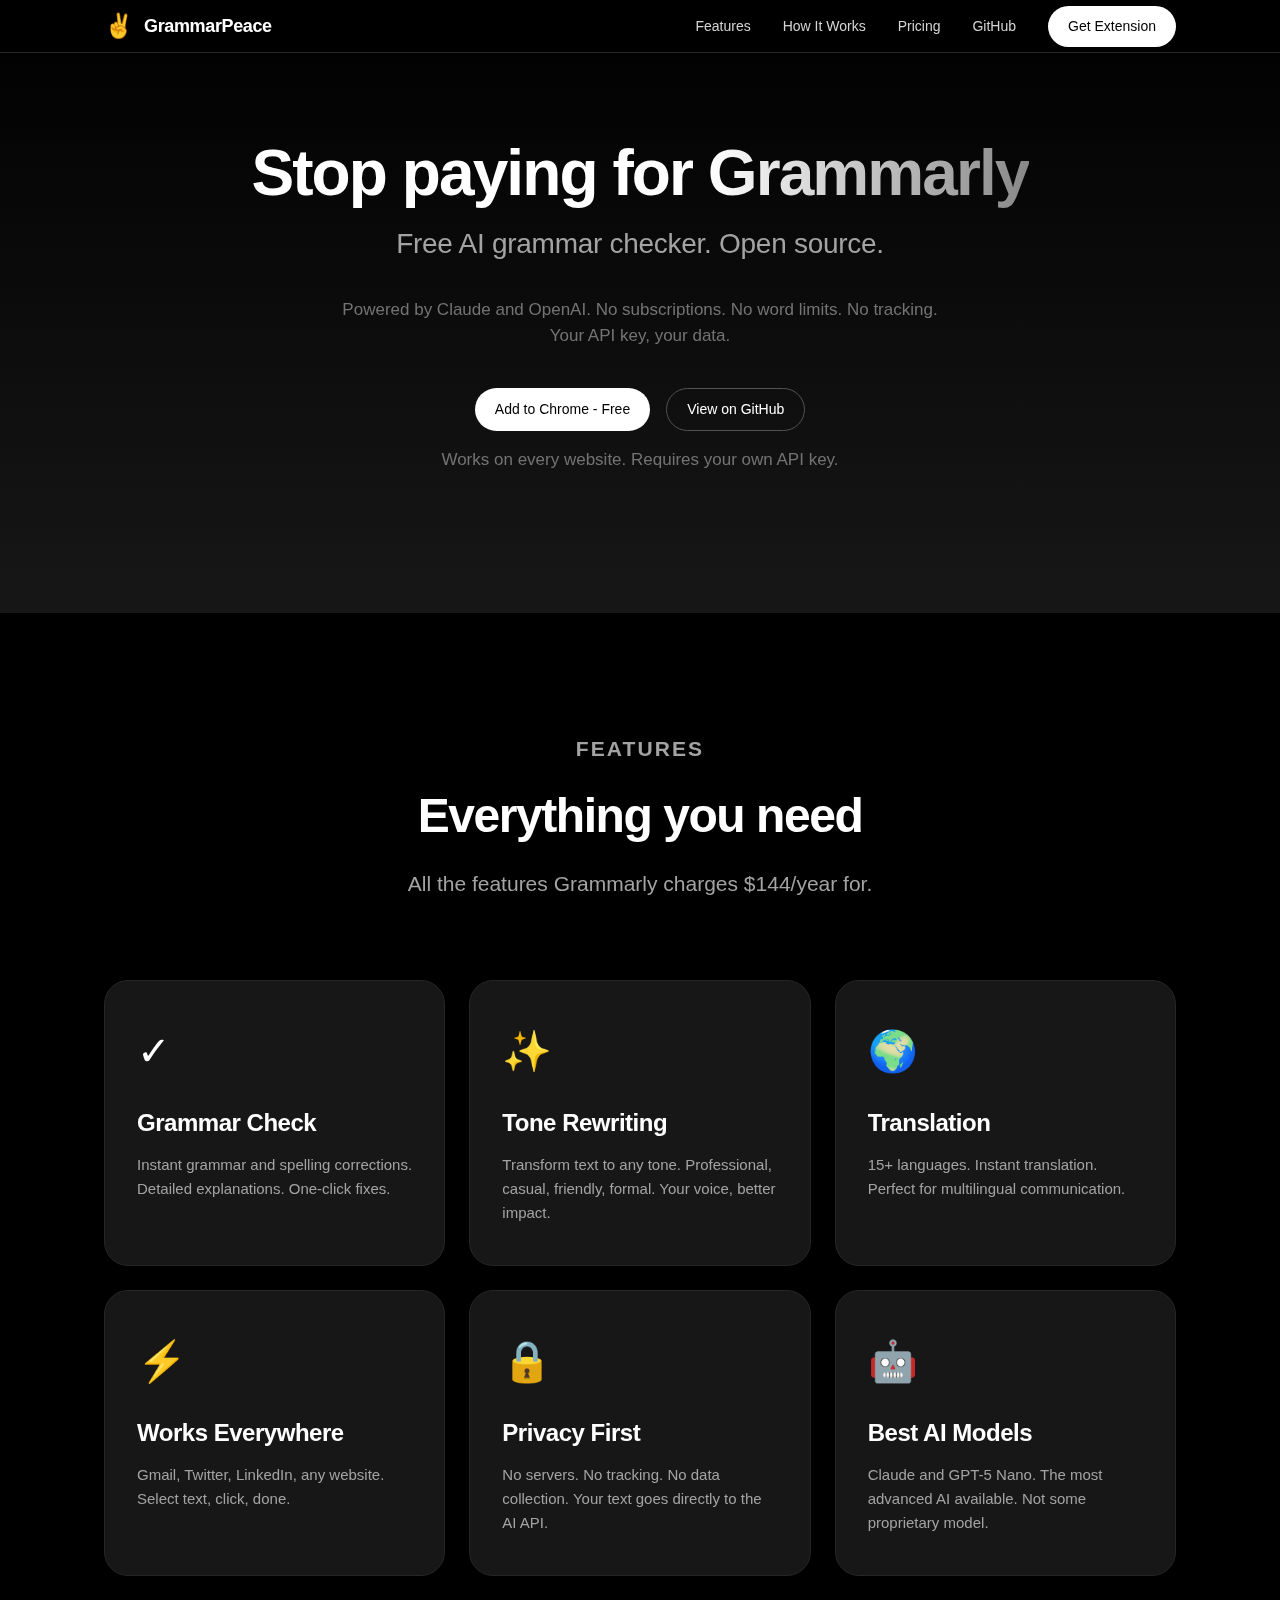
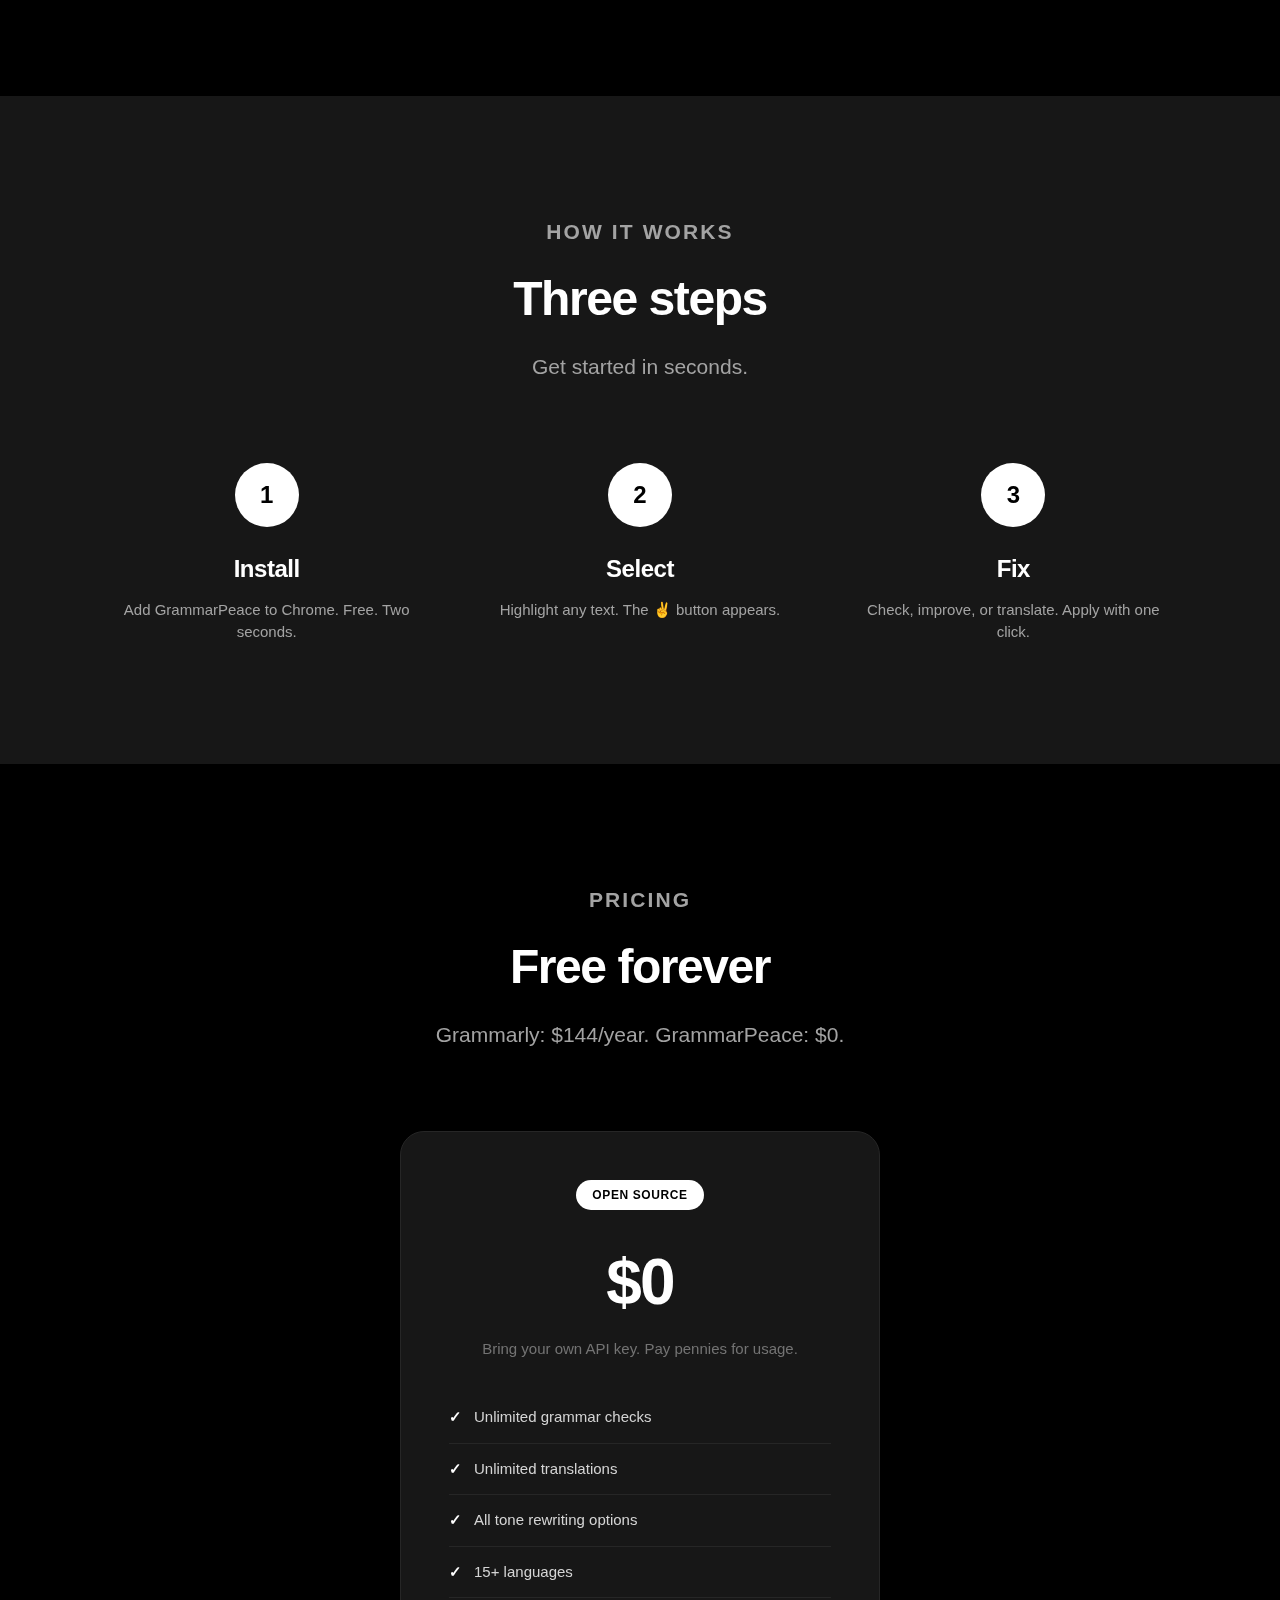
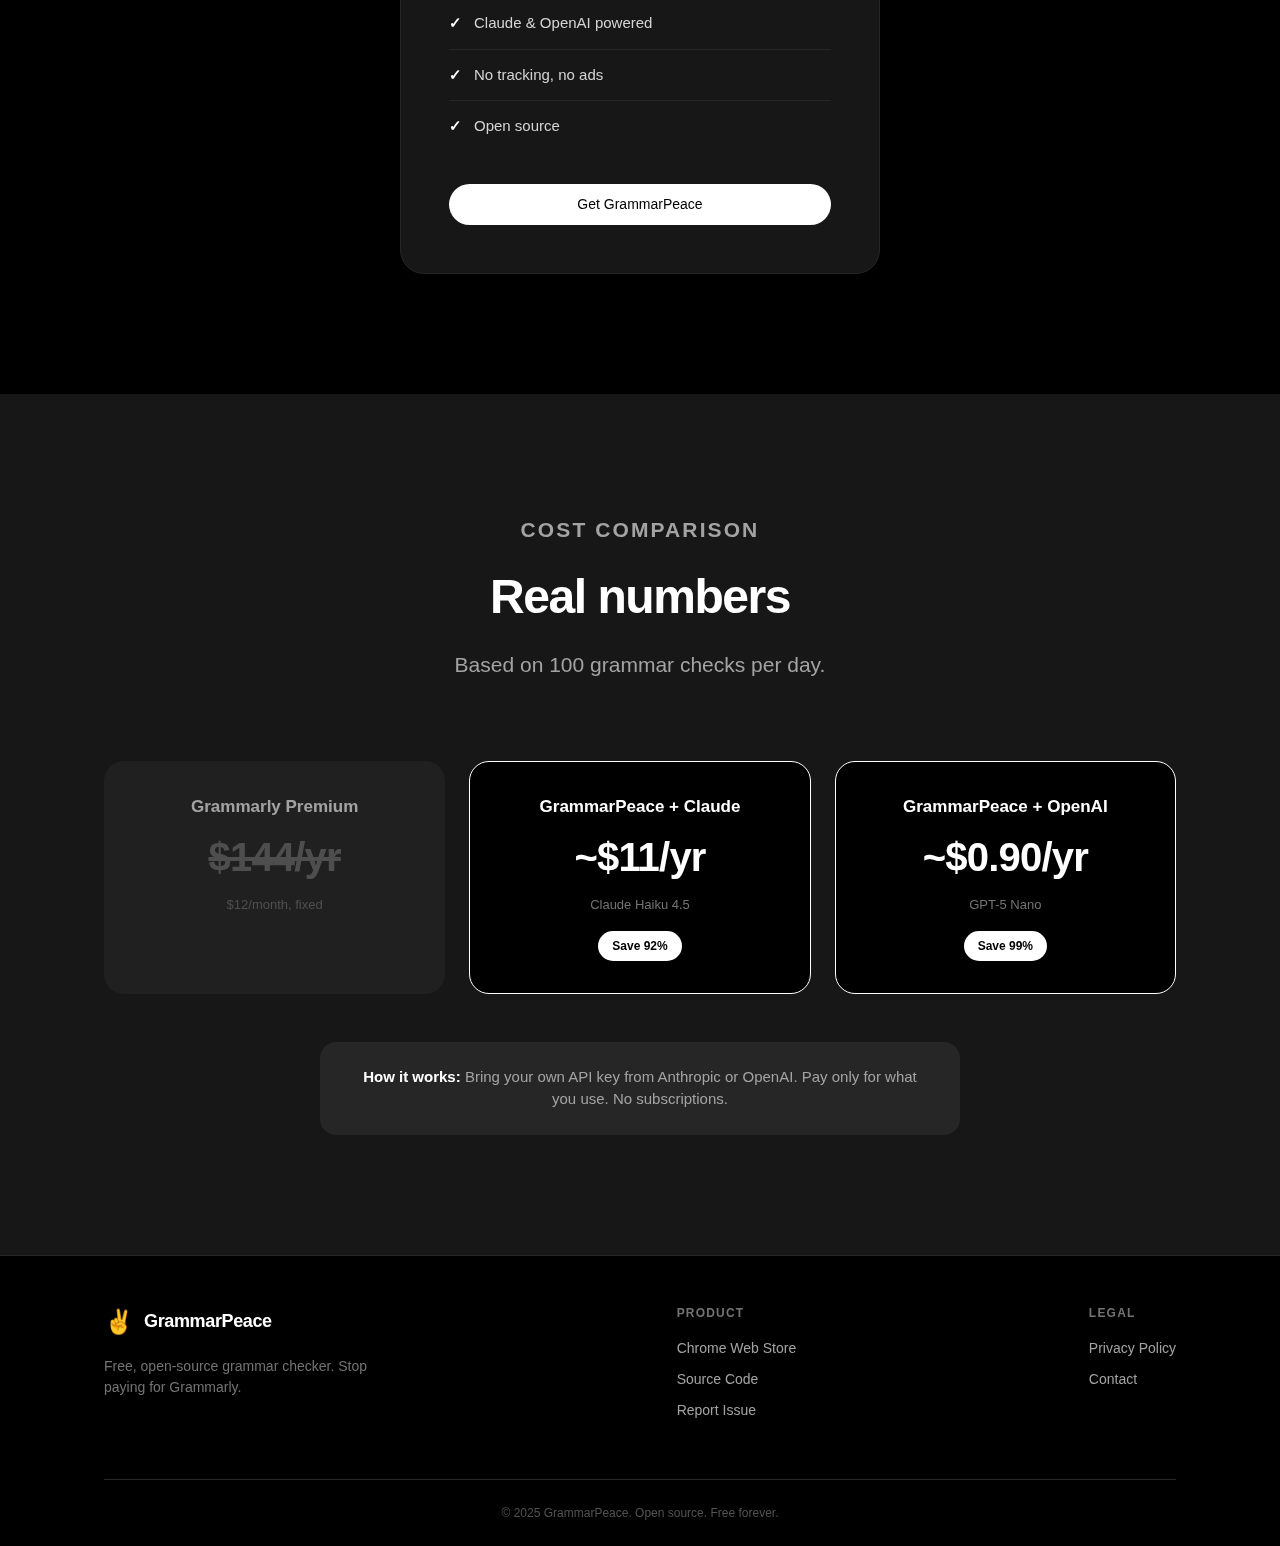
<file: docs/index.html>
<!DOCTYPE html>
<html lang="en">
<head>
    <meta charset="UTF-8">
    <meta name="viewport" content="width=device-width, initial-scale=1.0">
    <title>GrammarPeace - Free AI Grammar Checker & Translator</title>
    <meta name="description" content="Free AI-powered grammar checker & translator. Grammarly alternative with Claude & OpenAI. 15+ languages, instant corrections. Open source.">
    <meta name="keywords" content="grammar checker, Grammarly alternative, AI writing assistant, free grammar tool, Claude AI, OpenAI, spell checker, translation, Chrome extension">
    <meta name="author" content="GrammarPeace">
    <meta name="robots" content="index, follow">
    <link rel="canonical" href="https://grammarpeace.com/">

    <!-- Open Graph / Facebook -->
    <meta property="og:type" content="website">
    <meta property="og:url" content="https://grammarpeace.com/">
    <meta property="og:title" content="GrammarPeace - Free AI Grammar Checker">
    <meta property="og:description" content="Stop paying $144/year for Grammarly. Free, open-source grammar checker powered by Claude & OpenAI.">
    <meta property="og:image" content="https://grammarpeace.com/og-image.png">
    <meta property="og:image:width" content="1200">
    <meta property="og:image:height" content="630">
    <meta property="og:site_name" content="GrammarPeace">
    <meta property="og:locale" content="en_US">

    <!-- Twitter Card -->
    <meta name="twitter:card" content="summary_large_image">
    <meta name="twitter:url" content="https://grammarpeace.com/">
    <meta name="twitter:title" content="GrammarPeace - Free AI Grammar Checker">
    <meta name="twitter:description" content="Stop paying $144/year for Grammarly. Free, open-source grammar checker powered by Claude & OpenAI.">
    <meta name="twitter:image" content="https://grammarpeace.com/og-image.png">

    <!-- Favicon -->
    <link rel="icon" type="image/svg+xml" href="data:image/svg+xml,<svg xmlns='http://www.w3.org/2000/svg' viewBox='0 0 100 100'><rect width='100' height='100' rx='20' fill='%23fff'/><text x='50' y='50' font-size='60' text-anchor='middle' dominant-baseline='central'>✌️</text></svg>">
    <link rel="apple-touch-icon" href="data:image/svg+xml,<svg xmlns='http://www.w3.org/2000/svg' viewBox='0 0 100 100'><rect width='100' height='100' rx='20' fill='%23fff'/><text x='50' y='50' font-size='60' text-anchor='middle' dominant-baseline='central'>✌️</text></svg>">

    <!-- Theme Color -->
    <meta name="theme-color" content="#000000">
    <meta name="msapplication-TileColor" content="#000000">

    <style>
        * {
            margin: 0;
            padding: 0;
            box-sizing: border-box;
        }

        :root {
            --black: #000000;
            --white: #ffffff;
            --gray-50: #fafafa;
            --gray-100: #f5f5f5;
            --gray-200: #e5e5e5;
            --gray-300: #d4d4d4;
            --gray-400: #a3a3a3;
            --gray-500: #737373;
            --gray-600: #525252;
            --gray-700: #404040;
            --gray-800: #262626;
            --gray-900: #171717;
        }

        body {
            font-family: -apple-system, BlinkMacSystemFont, 'SF Pro Display', 'SF Pro Text', 'Helvetica Neue', Helvetica, Arial, sans-serif;
            background: var(--black);
            color: var(--white);
            line-height: 1.5;
            -webkit-font-smoothing: antialiased;
            -moz-osx-font-smoothing: grayscale;
        }

        .container {
            max-width: 1120px;
            margin: 0 auto;
            padding: 0 24px;
        }

        /* Header */
        header {
            position: fixed;
            top: 0;
            left: 0;
            right: 0;
            z-index: 100;
            background: rgba(0, 0, 0, 0.8);
            backdrop-filter: saturate(180%) blur(20px);
            -webkit-backdrop-filter: saturate(180%) blur(20px);
            border-bottom: 1px solid var(--gray-800);
        }

        nav {
            display: flex;
            justify-content: space-between;
            align-items: center;
            height: 52px;
        }

        .logo {
            display: flex;
            align-items: center;
            gap: 10px;
            text-decoration: none;
            color: var(--white);
        }

        .logo-icon {
            font-size: 24px;
        }

        .logo-text {
            font-size: 18px;
            font-weight: 600;
            letter-spacing: -0.02em;
        }

        .nav-links {
            display: flex;
            gap: 32px;
            align-items: center;
        }

        .nav-links a {
            color: var(--gray-300);
            text-decoration: none;
            font-size: 14px;
            font-weight: 400;
            transition: color 0.2s;
        }

        .nav-links a:hover {
            color: var(--white);
        }

        .nav-links .btn {
            color: var(--black);
        }

        .btn {
            display: inline-flex;
            align-items: center;
            justify-content: center;
            gap: 8px;
            padding: 10px 20px;
            border-radius: 980px;
            font-weight: 500;
            font-size: 14px;
            text-decoration: none;
            transition: all 0.2s;
            cursor: pointer;
            border: none;
        }

        .btn-primary {
            background: var(--white);
            color: var(--black);
        }

        .btn-primary:hover {
            background: var(--gray-100);
        }

        .btn-secondary {
            background: transparent;
            color: var(--white);
            border: 1px solid var(--gray-600);
        }

        .btn-secondary:hover {
            border-color: var(--gray-400);
        }

        .btn-link {
            background: transparent;
            color: #2997ff;
            padding: 0;
            font-size: 17px;
        }

        .btn-link:hover {
            text-decoration: underline;
        }

        .btn-link svg {
            width: 14px;
            height: 14px;
        }

        /* Hero */
        .hero {
            padding: 140px 0 100px;
            text-align: center;
            background: linear-gradient(180deg, var(--black) 0%, var(--gray-900) 100%);
            overflow: hidden;
        }

        .hero h1 {
            font-size: 64px;
            font-weight: 700;
            letter-spacing: -0.03em;
            margin-bottom: 16px;
            line-height: 1.05;
        }

        .hero h1 .highlight {
            background: linear-gradient(90deg, #fff 0%, #888 100%);
            -webkit-background-clip: text;
            -webkit-text-fill-color: transparent;
            background-clip: text;
        }

        .hero .subtitle {
            font-size: 28px;
            font-weight: 400;
            color: var(--gray-400);
            margin-bottom: 32px;
            letter-spacing: -0.01em;
        }

        .hero p {
            font-size: 17px;
            color: var(--gray-500);
            max-width: 600px;
            margin: 0 auto 40px;
        }

        .hero-buttons {
            display: flex;
            gap: 16px;
            justify-content: center;
            flex-wrap: wrap;
            margin-bottom: 16px;
        }

        .hero-note {
            font-size: 12px;
            color: var(--gray-600);
        }

        /* Features */
        .features {
            padding: 120px 0;
            background: var(--black);
        }

        .section-header {
            text-align: center;
            margin-bottom: 80px;
        }

        .section-label {
            font-size: 14px;
            font-weight: 600;
            color: var(--gray-500);
            text-transform: uppercase;
            letter-spacing: 0.1em;
            margin-bottom: 16px;
        }

        .section-header h2 {
            font-size: 48px;
            font-weight: 700;
            letter-spacing: -0.03em;
            margin-bottom: 16px;
        }

        .section-header p {
            font-size: 21px;
            color: var(--gray-400);
        }

        .features-grid {
            display: grid;
            grid-template-columns: repeat(3, 1fr);
            gap: 24px;
        }

        .feature-card {
            background: var(--gray-900);
            border: 1px solid var(--gray-800);
            border-radius: 24px;
            padding: 40px 32px;
            transition: all 0.3s;
        }

        .feature-card:hover {
            border-color: var(--gray-700);
            transform: translateY(-4px);
        }

        .feature-icon {
            font-size: 40px;
            margin-bottom: 24px;
        }

        .feature-card h3 {
            font-size: 24px;
            font-weight: 600;
            margin-bottom: 12px;
            letter-spacing: -0.02em;
        }

        .feature-card p {
            color: var(--gray-400);
            font-size: 15px;
            line-height: 1.6;
        }

        /* How it works */
        .how-it-works {
            padding: 120px 0;
            background: var(--gray-900);
        }

        .steps {
            display: grid;
            grid-template-columns: repeat(3, 1fr);
            gap: 48px;
        }

        .step {
            text-align: center;
        }

        .step-number {
            width: 64px;
            height: 64px;
            background: var(--white);
            color: var(--black);
            border-radius: 50%;
            display: flex;
            align-items: center;
            justify-content: center;
            font-size: 24px;
            font-weight: 600;
            margin: 0 auto 24px;
        }

        .step h3 {
            font-size: 24px;
            font-weight: 600;
            margin-bottom: 12px;
            letter-spacing: -0.02em;
        }

        .step p {
            color: var(--gray-400);
            font-size: 15px;
        }

        /* Pricing */
        .pricing {
            padding: 120px 0;
            background: var(--black);
        }

        .pricing-card {
            max-width: 480px;
            margin: 0 auto;
            background: var(--gray-900);
            border: 1px solid var(--gray-800);
            border-radius: 24px;
            padding: 48px;
            text-align: center;
        }

        .pricing-badge {
            display: inline-block;
            background: var(--white);
            color: var(--black);
            padding: 6px 16px;
            border-radius: 980px;
            font-size: 12px;
            font-weight: 600;
            text-transform: uppercase;
            letter-spacing: 0.05em;
            margin-bottom: 24px;
        }

        .pricing-card .price {
            font-size: 64px;
            font-weight: 700;
            letter-spacing: -0.03em;
            margin-bottom: 8px;
        }

        .pricing-card .price-note {
            color: var(--gray-500);
            font-size: 15px;
            margin-bottom: 32px;
        }

        .pricing-features {
            list-style: none;
            text-align: left;
            margin-bottom: 32px;
        }

        .pricing-features li {
            padding: 14px 0;
            border-bottom: 1px solid var(--gray-800);
            display: flex;
            align-items: center;
            gap: 12px;
            font-size: 15px;
            color: var(--gray-300);
        }

        .pricing-features li:last-child {
            border-bottom: none;
        }

        .check-icon {
            color: var(--white);
            font-weight: 600;
        }

        /* Cost Comparison */
        .cost-comparison {
            padding: 120px 0;
            background: var(--gray-900);
        }

        .comparison-grid {
            display: grid;
            grid-template-columns: repeat(3, 1fr);
            gap: 24px;
            margin-bottom: 48px;
        }

        .comparison-card {
            background: var(--gray-800);
            border-radius: 20px;
            padding: 32px;
            text-align: center;
            border: 1px solid transparent;
            transition: all 0.3s;
        }

        .comparison-card.grammarly {
            opacity: 0.6;
        }

        .comparison-card.highlight {
            border-color: var(--white);
            background: var(--black);
        }

        .comparison-card h3 {
            font-size: 17px;
            font-weight: 600;
            margin-bottom: 8px;
        }

        .comparison-card .price {
            font-size: 40px;
            font-weight: 700;
            margin-bottom: 8px;
            letter-spacing: -0.02em;
        }

        .comparison-card.grammarly .price {
            text-decoration: line-through;
            color: var(--gray-500);
        }

        .comparison-card .price-detail {
            font-size: 13px;
            color: var(--gray-500);
            margin-bottom: 16px;
        }

        .comparison-card .savings {
            background: var(--white);
            color: var(--black);
            padding: 6px 14px;
            border-radius: 980px;
            font-size: 12px;
            font-weight: 600;
            display: inline-block;
        }

        .cost-note {
            text-align: center;
            max-width: 640px;
            margin: 0 auto;
            padding: 24px 32px;
            background: var(--gray-800);
            border-radius: 16px;
        }

        .cost-note p {
            color: var(--gray-400);
            font-size: 15px;
            margin: 0;
        }

        .cost-note strong {
            color: var(--white);
        }

        /* Footer */
        footer {
            background: var(--black);
            color: var(--white);
            padding: 48px 0 24px;
            border-top: 1px solid var(--gray-800);
        }

        .footer-content {
            display: flex;
            justify-content: space-between;
            align-items: flex-start;
            margin-bottom: 48px;
        }

        .footer-brand {
            max-width: 280px;
        }

        .footer-brand .logo {
            margin-bottom: 16px;
        }

        .footer-brand p {
            color: var(--gray-500);
            font-size: 14px;
        }

        .footer-links h4 {
            font-size: 12px;
            font-weight: 600;
            text-transform: uppercase;
            letter-spacing: 0.1em;
            color: var(--gray-500);
            margin-bottom: 16px;
        }

        .footer-links a {
            display: block;
            color: var(--gray-400);
            text-decoration: none;
            margin-bottom: 10px;
            font-size: 14px;
            transition: color 0.2s;
        }

        .footer-links a:hover {
            color: var(--white);
        }

        .footer-bottom {
            border-top: 1px solid var(--gray-800);
            padding-top: 24px;
            text-align: center;
            color: var(--gray-600);
            font-size: 12px;
        }

        /* Responsive */
        @media (max-width: 1024px) {
            .hero h1 {
                font-size: 48px;
            }

            .hero .subtitle {
                font-size: 24px;
            }

            .section-header h2 {
                font-size: 40px;
            }

            .features-grid,
            .steps,
            .comparison-grid {
                grid-template-columns: 1fr;
                gap: 20px;
            }

            .steps {
                gap: 48px;
            }
        }

        @media (max-width: 768px) {
            .hero {
                padding: 120px 0 80px;
            }

            .hero h1 {
                font-size: 36px;
            }

            .hero .subtitle {
                font-size: 20px;
            }

            .hero p {
                font-size: 15px;
            }

            .section-header h2 {
                font-size: 32px;
            }

            .nav-links {
                display: none;
            }

            .footer-content {
                flex-direction: column;
                gap: 40px;
            }

            .features,
            .how-it-works,
            .pricing,
            .cost-comparison {
                padding: 80px 0;
            }
        }
    </style>
</head>
<body>
    <header>
        <nav class="container">
            <a href="/" class="logo">
                <span class="logo-icon">✌️</span>
                <span class="logo-text">GrammarPeace</span>
            </a>
            <div class="nav-links">
                <a href="#features">Features</a>
                <a href="#how-it-works">How It Works</a>
                <a href="#pricing">Pricing</a>
                <a href="https://github.com/kaansrc/grammarpeace">GitHub</a>
                <a href="https://chromewebstore.google.com/detail/grammarpeace-ai-grammar-c/llbcjpcjioapecjbkibpacpjhfjknhgh" class="btn btn-primary">Get Extension</a>
            </div>
        </nav>
    </header>

    <main>
        <section class="hero">
            <div class="container">
                <h1>Stop paying for <span class="highlight">Grammarly</span></h1>
                <p class="subtitle">Free AI grammar checker. Open source.</p>
                <p>Powered by Claude and OpenAI. No subscriptions. No word limits. No tracking. Your API key, your data.</p>
                <div class="hero-buttons">
                    <a href="https://chromewebstore.google.com/detail/grammarpeace-ai-grammar-c/llbcjpcjioapecjbkibpacpjhfjknhgh" class="btn btn-primary">
                        Add to Chrome - Free
                    </a>
                    <a href="https://github.com/kaansrc/grammarpeace" class="btn btn-secondary">
                        View on GitHub
                    </a>
                </div>
                <p class="hero-note">Works on every website. Requires your own API key.</p>
            </div>
        </section>

        <section class="features" id="features">
            <div class="container">
                <div class="section-header">
                    <p class="section-label">Features</p>
                    <h2>Everything you need</h2>
                    <p>All the features Grammarly charges $144/year for.</p>
                </div>
                <div class="features-grid">
                    <div class="feature-card">
                        <div class="feature-icon">✓</div>
                        <h3>Grammar Check</h3>
                        <p>Instant grammar and spelling corrections. Detailed explanations. One-click fixes.</p>
                    </div>
                    <div class="feature-card">
                        <div class="feature-icon">✨</div>
                        <h3>Tone Rewriting</h3>
                        <p>Transform text to any tone. Professional, casual, friendly, formal. Your voice, better impact.</p>
                    </div>
                    <div class="feature-card">
                        <div class="feature-icon">🌍</div>
                        <h3>Translation</h3>
                        <p>15+ languages. Instant translation. Perfect for multilingual communication.</p>
                    </div>
                    <div class="feature-card">
                        <div class="feature-icon">⚡</div>
                        <h3>Works Everywhere</h3>
                        <p>Gmail, Twitter, LinkedIn, any website. Select text, click, done.</p>
                    </div>
                    <div class="feature-card">
                        <div class="feature-icon">🔒</div>
                        <h3>Privacy First</h3>
                        <p>No servers. No tracking. No data collection. Your text goes directly to the AI API.</p>
                    </div>
                    <div class="feature-card">
                        <div class="feature-icon">🤖</div>
                        <h3>Best AI Models</h3>
                        <p>Claude and GPT-5 Nano. The most advanced AI available. Not some proprietary model.</p>
                    </div>
                </div>
            </div>
        </section>

        <section class="how-it-works" id="how-it-works">
            <div class="container">
                <div class="section-header">
                    <p class="section-label">How It Works</p>
                    <h2>Three steps</h2>
                    <p>Get started in seconds.</p>
                </div>
                <div class="steps">
                    <div class="step">
                        <div class="step-number">1</div>
                        <h3>Install</h3>
                        <p>Add GrammarPeace to Chrome. Free. Two seconds.</p>
                    </div>
                    <div class="step">
                        <div class="step-number">2</div>
                        <h3>Select</h3>
                        <p>Highlight any text. The ✌️ button appears.</p>
                    </div>
                    <div class="step">
                        <div class="step-number">3</div>
                        <h3>Fix</h3>
                        <p>Check, improve, or translate. Apply with one click.</p>
                    </div>
                </div>
            </div>
        </section>

        <section class="pricing" id="pricing">
            <div class="container">
                <div class="section-header">
                    <p class="section-label">Pricing</p>
                    <h2>Free forever</h2>
                    <p>Grammarly: $144/year. GrammarPeace: $0.</p>
                </div>
                <div class="pricing-card">
                    <div class="pricing-badge">Open Source</div>
                    <div class="price">$0</div>
                    <p class="price-note">Bring your own API key. Pay pennies for usage.</p>
                    <ul class="pricing-features">
                        <li><span class="check-icon">✓</span> Unlimited grammar checks</li>
                        <li><span class="check-icon">✓</span> Unlimited translations</li>
                        <li><span class="check-icon">✓</span> All tone rewriting options</li>
                        <li><span class="check-icon">✓</span> 15+ languages</li>
                        <li><span class="check-icon">✓</span> Claude & OpenAI powered</li>
                        <li><span class="check-icon">✓</span> No tracking, no ads</li>
                        <li><span class="check-icon">✓</span> Open source</li>
                    </ul>
                    <a href="https://chromewebstore.google.com/detail/grammarpeace-ai-grammar-c/llbcjpcjioapecjbkibpacpjhfjknhgh" class="btn btn-primary" style="width: 100%;">Get GrammarPeace</a>
                </div>
            </div>
        </section>

        <section class="cost-comparison" id="cost">
            <div class="container">
                <div class="section-header">
                    <p class="section-label">Cost Comparison</p>
                    <h2>Real numbers</h2>
                    <p>Based on 100 grammar checks per day.</p>
                </div>
                <div class="comparison-grid">
                    <div class="comparison-card grammarly">
                        <h3>Grammarly Premium</h3>
                        <div class="price">$144/yr</div>
                        <div class="price-detail">$12/month, fixed</div>
                    </div>
                    <div class="comparison-card highlight">
                        <h3>GrammarPeace + Claude</h3>
                        <div class="price">~$11/yr</div>
                        <div class="price-detail">Claude Haiku 4.5</div>
                        <div class="savings">Save 92%</div>
                    </div>
                    <div class="comparison-card highlight">
                        <h3>GrammarPeace + OpenAI</h3>
                        <div class="price">~$0.90/yr</div>
                        <div class="price-detail">GPT-5 Nano</div>
                        <div class="savings">Save 99%</div>
                    </div>
                </div>
                <div class="cost-note">
                    <p><strong>How it works:</strong> Bring your own API key from Anthropic or OpenAI. Pay only for what you use. No subscriptions.</p>
                </div>
            </div>
        </section>
    </main>

    <footer>
        <div class="container">
            <div class="footer-content">
                <div class="footer-brand">
                    <a href="/" class="logo">
                        <span class="logo-icon">✌️</span>
                        <span class="logo-text">GrammarPeace</span>
                    </a>
                    <p>Free, open-source grammar checker. Stop paying for Grammarly.</p>
                </div>
                <div class="footer-links">
                    <h4>Product</h4>
                    <a href="https://chromewebstore.google.com/detail/grammarpeace-ai-grammar-c/llbcjpcjioapecjbkibpacpjhfjknhgh">Chrome Web Store</a>
                    <a href="https://github.com/kaansrc/grammarpeace">Source Code</a>
                    <a href="https://github.com/kaansrc/grammarpeace/issues">Report Issue</a>
                </div>
                <div class="footer-links">
                    <h4>Legal</h4>
                    <a href="privacy.html">Privacy Policy</a>
                    <a href="contact.html">Contact</a>
                </div>
            </div>
            <div class="footer-bottom">
                <p>© 2025 GrammarPeace. Open source. Free forever.</p>
            </div>
        </div>
    </footer>
</body>
</html>
</file>
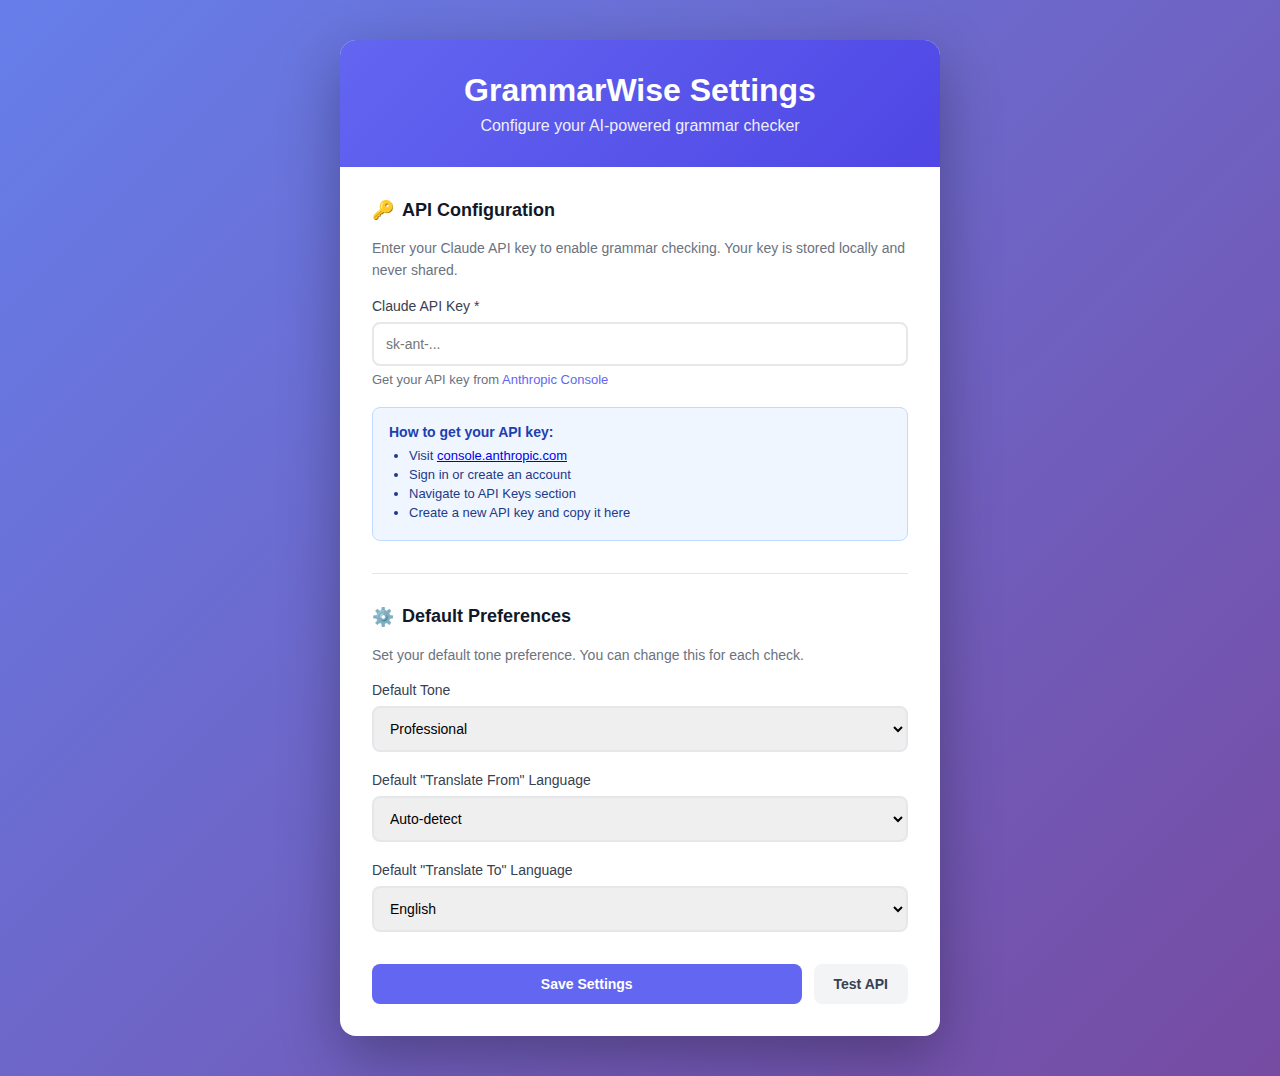
<file: options.html>
<!DOCTYPE html>
<html lang="en">
<head>
  <meta charset="UTF-8">
  <meta name="viewport" content="width=device-width, initial-scale=1.0">
  <title>GrammarWise Settings</title>
  <style>
    * {
      margin: 0;
      padding: 0;
      box-sizing: border-box;
    }

    body {
      font-family: -apple-system, BlinkMacSystemFont, 'Segoe UI', Roboto, 'Helvetica Neue', Arial, sans-serif;
      background: linear-gradient(135deg, #667eea 0%, #764ba2 100%);
      min-height: 100vh;
      padding: 40px 20px;
    }

    .container {
      max-width: 600px;
      margin: 0 auto;
      background: white;
      border-radius: 16px;
      box-shadow: 0 20px 60px rgba(0, 0, 0, 0.3);
      overflow: hidden;
    }

    .header {
      background: linear-gradient(135deg, #6366f1 0%, #4f46e5 100%);
      color: white;
      padding: 32px;
      text-align: center;
    }

    .header h1 {
      font-size: 32px;
      margin-bottom: 8px;
      font-weight: 700;
    }

    .header p {
      font-size: 16px;
      opacity: 0.9;
    }

    .content {
      padding: 32px;
    }

    .section {
      margin-bottom: 32px;
    }

    .section:last-child {
      margin-bottom: 0;
    }

    .section-title {
      font-size: 18px;
      font-weight: 600;
      color: #111827;
      margin-bottom: 16px;
      display: flex;
      align-items: center;
      gap: 8px;
    }

    .section-description {
      font-size: 14px;
      color: #6b7280;
      margin-bottom: 16px;
      line-height: 1.6;
    }

    .form-group {
      margin-bottom: 20px;
    }

    label {
      display: block;
      font-size: 14px;
      font-weight: 500;
      color: #374151;
      margin-bottom: 8px;
    }

    input[type="text"],
    input[type="password"],
    select {
      width: 100%;
      padding: 12px;
      border: 2px solid #e5e7eb;
      border-radius: 8px;
      font-size: 14px;
      transition: all 0.2s ease;
      font-family: inherit;
    }

    input[type="text"]:focus,
    input[type="password"]:focus,
    select:focus {
      outline: none;
      border-color: #6366f1;
      box-shadow: 0 0 0 3px rgba(99, 102, 241, 0.1);
    }

    .help-text {
      font-size: 13px;
      color: #6b7280;
      margin-top: 6px;
    }

    .help-text a {
      color: #6366f1;
      text-decoration: none;
    }

    .help-text a:hover {
      text-decoration: underline;
    }

    .button-group {
      display: flex;
      gap: 12px;
      margin-top: 24px;
    }

    button {
      padding: 12px 24px;
      border-radius: 8px;
      font-size: 14px;
      font-weight: 600;
      cursor: pointer;
      transition: all 0.2s ease;
      border: none;
      font-family: inherit;
    }

    .btn-primary {
      background: #6366f1;
      color: white;
      flex: 1;
    }

    .btn-primary:hover {
      background: #4f46e5;
      transform: translateY(-1px);
      box-shadow: 0 4px 12px rgba(99, 102, 241, 0.4);
    }

    .btn-secondary {
      background: #f3f4f6;
      color: #374151;
      padding: 12px 20px;
    }

    .btn-secondary:hover {
      background: #e5e7eb;
    }

    .status-message {
      padding: 12px 16px;
      border-radius: 8px;
      font-size: 14px;
      margin-top: 16px;
      display: none;
      animation: slideIn 0.3s ease;
    }

    .status-message.success {
      background: #d1fae5;
      color: #065f46;
      border: 1px solid #6ee7b7;
    }

    .status-message.error {
      background: #fee2e2;
      color: #991b1b;
      border: 1px solid #fecaca;
    }

    .info-box {
      background: #eff6ff;
      border: 1px solid #bfdbfe;
      border-radius: 8px;
      padding: 16px;
      margin-top: 16px;
    }

    .info-box h4 {
      font-size: 14px;
      font-weight: 600;
      color: #1e40af;
      margin-bottom: 8px;
    }

    .info-box p {
      font-size: 13px;
      color: #1e3a8a;
      line-height: 1.6;
    }

    .info-box ul {
      margin-top: 8px;
      margin-left: 20px;
    }

    .info-box li {
      font-size: 13px;
      color: #1e3a8a;
      margin-bottom: 4px;
    }

    @keyframes slideIn {
      from {
        opacity: 0;
        transform: translateY(-10px);
      }
      to {
        opacity: 1;
        transform: translateY(0);
      }
    }

    .divider {
      height: 1px;
      background: #e5e7eb;
      margin: 32px 0;
    }
  </style>
</head>
<body>
  <div class="container">
    <div class="header">
      <h1>GrammarWise Settings</h1>
      <p>Configure your AI-powered grammar checker</p>
    </div>

    <div class="content">
      <form id="settingsForm">
        <div class="section">
          <div class="section-title">
            <span>🔑</span>
            <span>API Configuration</span>
          </div>
          <div class="section-description">
            Enter your Claude API key to enable grammar checking. Your key is stored locally and never shared.
          </div>

          <div class="form-group">
            <label for="apiKey">Claude API Key *</label>
            <input type="password" id="apiKey" placeholder="sk-ant-..." required>
            <div class="help-text">
              Get your API key from <a href="https://console.anthropic.com/" target="_blank">Anthropic Console</a>
            </div>
          </div>

          <div class="info-box">
            <h4>How to get your API key:</h4>
            <ul>
              <li>Visit <a href="https://console.anthropic.com/" target="_blank">console.anthropic.com</a></li>
              <li>Sign in or create an account</li>
              <li>Navigate to API Keys section</li>
              <li>Create a new API key and copy it here</li>
            </ul>
          </div>
        </div>

        <div class="divider"></div>

        <div class="section">
          <div class="section-title">
            <span>⚙️</span>
            <span>Default Preferences</span>
          </div>
          <div class="section-description">
            Set your default tone preference. You can change this for each check.
          </div>

          <div class="form-group">
            <label for="defaultTone">Default Tone</label>
            <select id="defaultTone">
              <option value="professional">Professional</option>
              <option value="casual">Casual</option>
              <option value="friendly">Friendly</option>
              <option value="formal">Formal</option>
              <option value="concise">Concise</option>
            </select>
          </div>

          <div class="form-group">
            <label for="defaultFromLang">Default "Translate From" Language</label>
            <select id="defaultFromLang">
              <option value="auto">Auto-detect</option>
              <option value="en">English</option>
              <option value="es">Spanish</option>
              <option value="fr">French</option>
              <option value="de">German</option>
              <option value="it">Italian</option>
              <option value="pt">Portuguese</option>
              <option value="ru">Russian</option>
              <option value="ja">Japanese</option>
              <option value="ko">Korean</option>
              <option value="zh">Chinese</option>
              <option value="ar">Arabic</option>
              <option value="hi">Hindi</option>
              <option value="tr">Turkish</option>
              <option value="nl">Dutch</option>
              <option value="pl">Polish</option>
            </select>
          </div>

          <div class="form-group">
            <label for="defaultToLang">Default "Translate To" Language</label>
            <select id="defaultToLang">
              <option value="en">English</option>
              <option value="es">Spanish</option>
              <option value="fr">French</option>
              <option value="de">German</option>
              <option value="it">Italian</option>
              <option value="pt">Portuguese</option>
              <option value="ru">Russian</option>
              <option value="ja">Japanese</option>
              <option value="ko">Korean</option>
              <option value="zh">Chinese</option>
              <option value="ar">Arabic</option>
              <option value="hi">Hindi</option>
              <option value="tr">Turkish</option>
              <option value="nl">Dutch</option>
              <option value="pl">Polish</option>
            </select>
          </div>
        </div>

        <div class="button-group">
          <button type="submit" class="btn-primary">Save Settings</button>
          <button type="button" id="testBtn" class="btn-secondary">Test API</button>
        </div>

        <div id="statusMessage" class="status-message"></div>
      </form>
    </div>
  </div>

  <script src="options.js"></script>
</body>
</html>
</file>
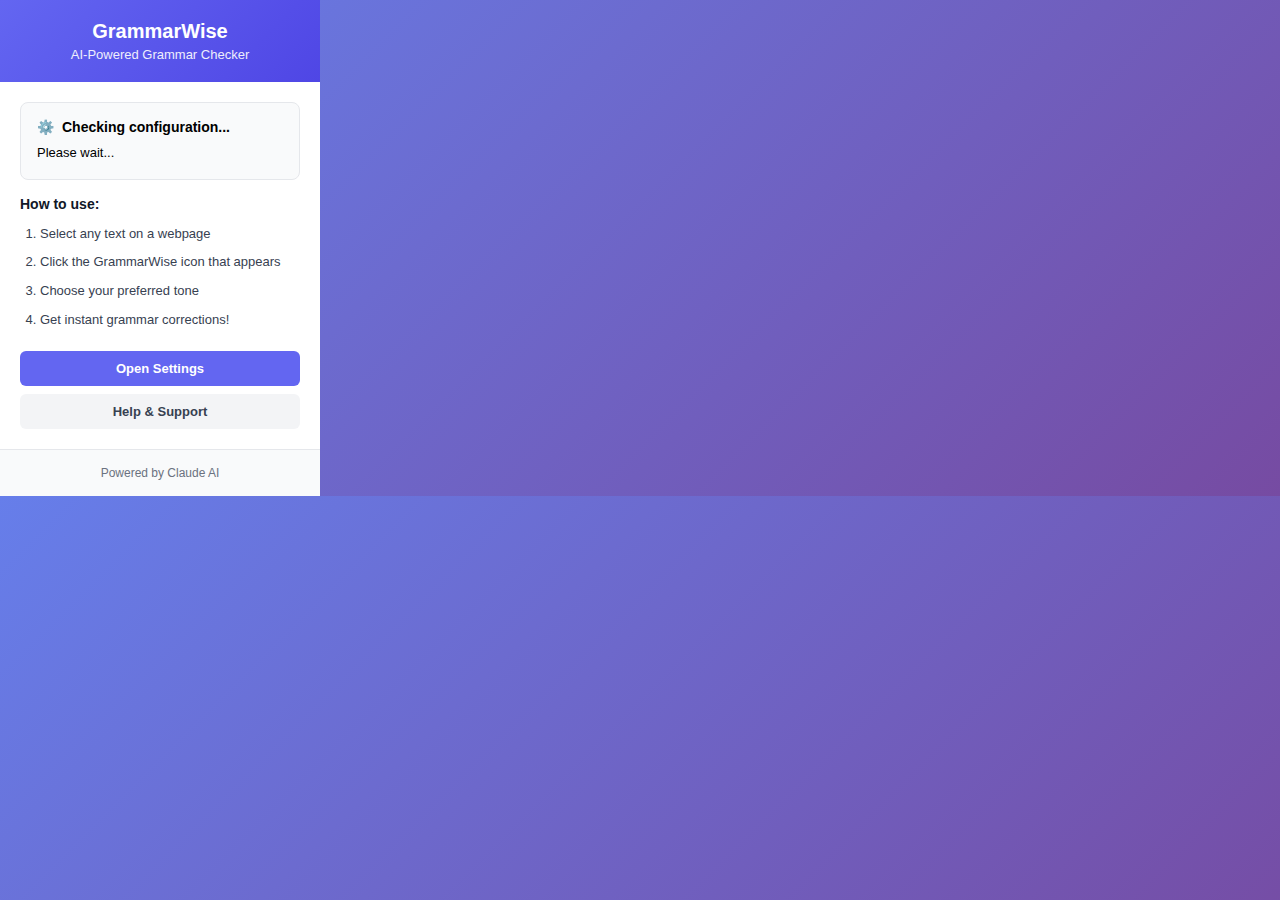
<file: popup.html>
<!DOCTYPE html>
<html lang="en">
<head>
  <meta charset="UTF-8">
  <meta name="viewport" content="width=device-width, initial-scale=1.0">
  <title>GrammarWise</title>
  <style>
    * {
      margin: 0;
      padding: 0;
      box-sizing: border-box;
    }

    body {
      width: 320px;
      font-family: -apple-system, BlinkMacSystemFont, 'Segoe UI', Roboto, 'Helvetica Neue', Arial, sans-serif;
      background: linear-gradient(135deg, #667eea 0%, #764ba2 100%);
    }

    .container {
      background: white;
    }

    .header {
      background: linear-gradient(135deg, #6366f1 0%, #4f46e5 100%);
      color: white;
      padding: 20px;
      text-align: center;
    }

    .header h1 {
      font-size: 20px;
      margin-bottom: 4px;
      font-weight: 600;
    }

    .header p {
      font-size: 13px;
      opacity: 0.9;
    }

    .content {
      padding: 20px;
    }

    .status-card {
      background: #f9fafb;
      border: 1px solid #e5e7eb;
      border-radius: 8px;
      padding: 16px;
      margin-bottom: 16px;
    }

    .status-card.configured {
      background: #d1fae5;
      border-color: #6ee7b7;
    }

    .status-card.not-configured {
      background: #fee2e2;
      border-color: #fecaca;
    }

    .status-title {
      font-size: 14px;
      font-weight: 600;
      margin-bottom: 8px;
      display: flex;
      align-items: center;
      gap: 8px;
    }

    .status-card.configured .status-title {
      color: #065f46;
    }

    .status-card.not-configured .status-title {
      color: #991b1b;
    }

    .status-description {
      font-size: 13px;
      line-height: 1.5;
      margin-bottom: 0;
    }

    .status-card.configured .status-description {
      color: #047857;
    }

    .status-card.not-configured .status-description {
      color: #b91c1c;
    }

    .instructions {
      margin-bottom: 20px;
    }

    .instructions h3 {
      font-size: 14px;
      font-weight: 600;
      color: #111827;
      margin-bottom: 12px;
    }

    .instructions ol {
      margin-left: 20px;
    }

    .instructions li {
      font-size: 13px;
      color: #374151;
      line-height: 1.6;
      margin-bottom: 8px;
    }

    .button-group {
      display: flex;
      flex-direction: column;
      gap: 8px;
    }

    button {
      padding: 10px 16px;
      border-radius: 6px;
      font-size: 13px;
      font-weight: 600;
      cursor: pointer;
      transition: all 0.2s ease;
      border: none;
      font-family: inherit;
      width: 100%;
    }

    .btn-primary {
      background: #6366f1;
      color: white;
    }

    .btn-primary:hover {
      background: #4f46e5;
    }

    .btn-secondary {
      background: #f3f4f6;
      color: #374151;
    }

    .btn-secondary:hover {
      background: #e5e7eb;
    }

    .divider {
      height: 1px;
      background: #e5e7eb;
      margin: 16px 0;
    }

    .footer {
      padding: 16px 20px;
      background: #f9fafb;
      border-top: 1px solid #e5e7eb;
      text-align: center;
    }

    .footer p {
      font-size: 12px;
      color: #6b7280;
    }

    .footer a {
      color: #6366f1;
      text-decoration: none;
    }

    .footer a:hover {
      text-decoration: underline;
    }
  </style>
</head>
<body>
  <div class="container">
    <div class="header">
      <h1>GrammarWise</h1>
      <p>AI-Powered Grammar Checker</p>
    </div>

    <div class="content">
      <div id="statusCard" class="status-card">
        <div class="status-title">
          <span id="statusIcon">⚙️</span>
          <span id="statusTitle">Checking configuration...</span>
        </div>
        <p id="statusDescription" class="status-description">Please wait...</p>
      </div>

      <div class="instructions">
        <h3>How to use:</h3>
        <ol>
          <li>Select any text on a webpage</li>
          <li>Click the GrammarWise icon that appears</li>
          <li>Choose your preferred tone</li>
          <li>Get instant grammar corrections!</li>
        </ol>
      </div>

      <div class="button-group">
        <button id="settingsBtn" class="btn-primary">Open Settings</button>
        <button id="helpBtn" class="btn-secondary">Help & Support</button>
      </div>
    </div>

    <div class="footer">
      <p>Powered by Claude AI</p>
    </div>
  </div>

  <script src="popup.js"></script>
</body>
</html>
</file>
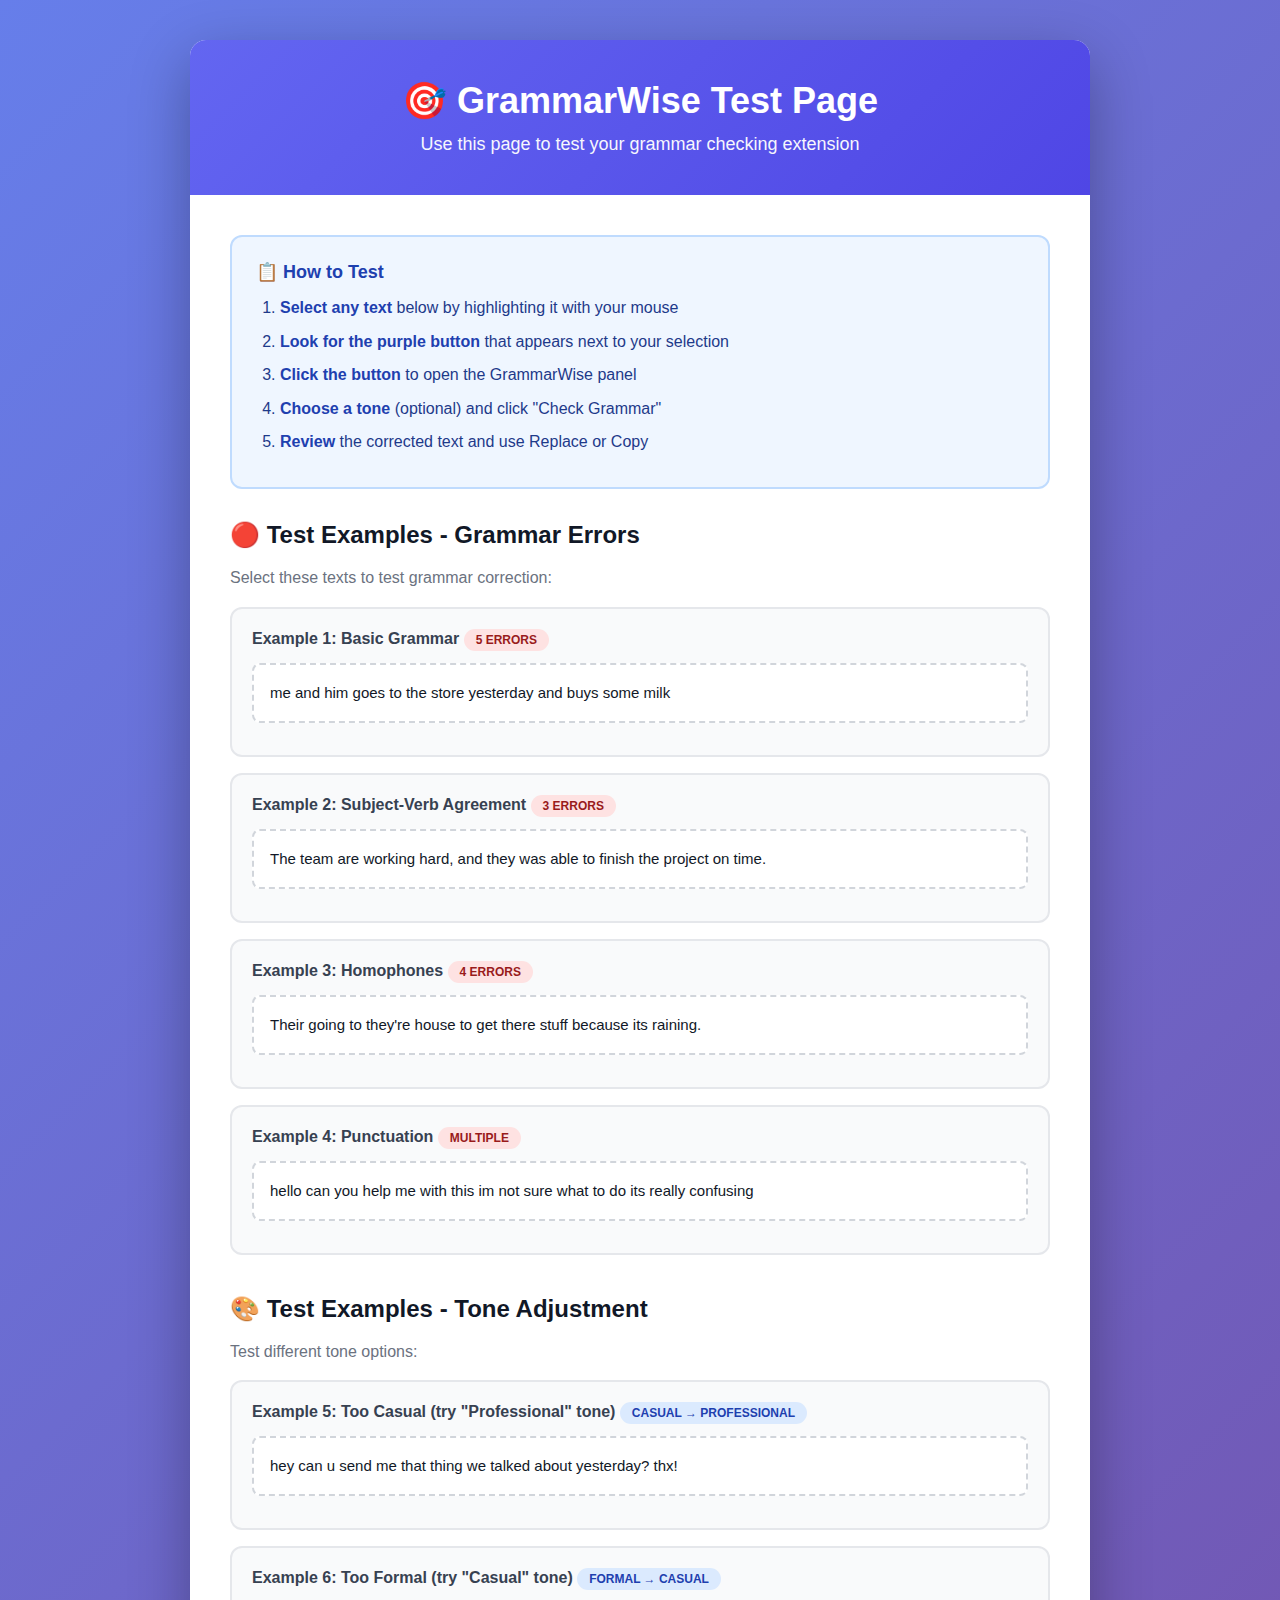
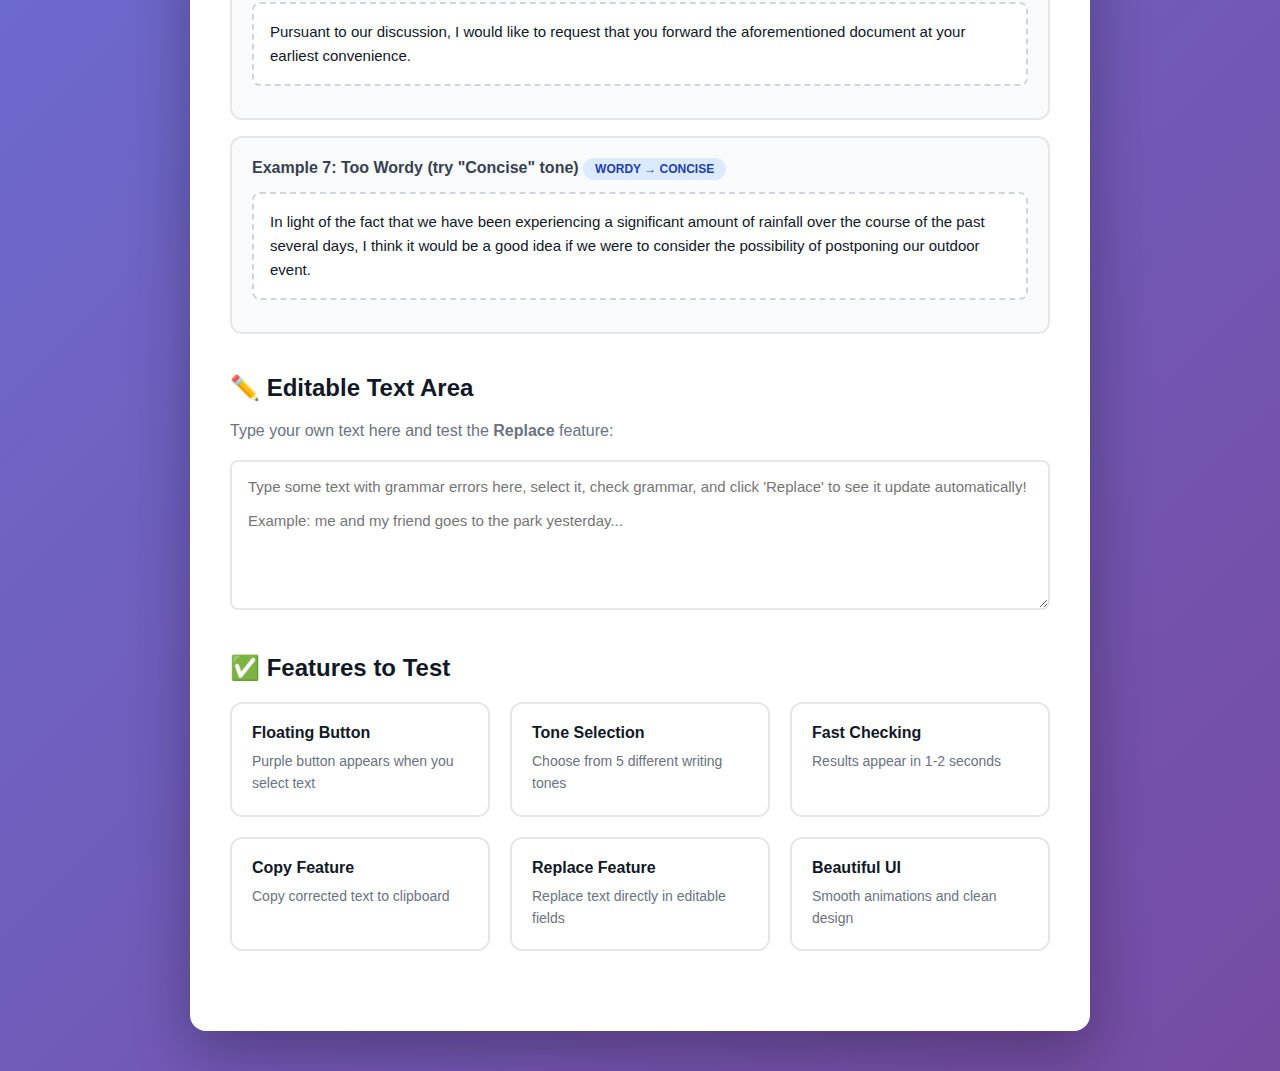
<file: test-page.html>
<!DOCTYPE html>
<html lang="en">
<head>
  <meta charset="UTF-8">
  <meta name="viewport" content="width=device-width, initial-scale=1.0">
  <title>GrammarWise Test Page</title>
  <style>
    * {
      margin: 0;
      padding: 0;
      box-sizing: border-box;
    }

    body {
      font-family: -apple-system, BlinkMacSystemFont, 'Segoe UI', Roboto, sans-serif;
      background: linear-gradient(135deg, #667eea 0%, #764ba2 100%);
      min-height: 100vh;
      padding: 40px 20px;
    }

    .container {
      max-width: 900px;
      margin: 0 auto;
      background: white;
      border-radius: 16px;
      box-shadow: 0 20px 60px rgba(0, 0, 0, 0.3);
      overflow: hidden;
    }

    .header {
      background: linear-gradient(135deg, #6366f1 0%, #4f46e5 100%);
      color: white;
      padding: 40px;
      text-align: center;
    }

    .header h1 {
      font-size: 36px;
      margin-bottom: 12px;
    }

    .header p {
      font-size: 18px;
      opacity: 0.95;
    }

    .content {
      padding: 40px;
    }

    .section {
      margin-bottom: 40px;
    }

    .section h2 {
      color: #111827;
      font-size: 24px;
      margin-bottom: 16px;
      display: flex;
      align-items: center;
      gap: 12px;
    }

    .section p {
      color: #6b7280;
      font-size: 16px;
      line-height: 1.6;
      margin-bottom: 16px;
    }

    .test-box {
      background: #f9fafb;
      border: 2px solid #e5e7eb;
      border-radius: 12px;
      padding: 20px;
      margin-bottom: 16px;
    }

    .test-box h3 {
      color: #374151;
      font-size: 16px;
      font-weight: 600;
      margin-bottom: 12px;
    }

    .test-text {
      background: white;
      border: 2px dashed #d1d5db;
      border-radius: 8px;
      padding: 16px;
      font-size: 15px;
      line-height: 1.6;
      color: #111827;
      margin-bottom: 12px;
      cursor: text;
      user-select: text;
    }

    .test-text:hover {
      border-color: #6366f1;
      background: #fefefe;
    }

    .badge {
      display: inline-block;
      padding: 4px 12px;
      background: #dbeafe;
      color: #1e40af;
      border-radius: 12px;
      font-size: 12px;
      font-weight: 600;
      text-transform: uppercase;
    }

    .badge.error {
      background: #fee2e2;
      color: #991b1b;
    }

    textarea {
      width: 100%;
      min-height: 150px;
      padding: 16px;
      border: 2px solid #e5e7eb;
      border-radius: 8px;
      font-size: 15px;
      font-family: inherit;
      resize: vertical;
      transition: border-color 0.2s;
    }

    textarea:focus {
      outline: none;
      border-color: #6366f1;
      box-shadow: 0 0 0 3px rgba(99, 102, 241, 0.1);
    }

    .instructions {
      background: #eff6ff;
      border: 2px solid #bfdbfe;
      border-radius: 12px;
      padding: 24px;
      margin-bottom: 32px;
    }

    .instructions h3 {
      color: #1e40af;
      font-size: 18px;
      margin-bottom: 12px;
    }

    .instructions ol {
      margin-left: 24px;
      color: #1e3a8a;
    }

    .instructions li {
      margin-bottom: 8px;
      line-height: 1.6;
    }

    .instructions strong {
      color: #1e40af;
    }

    .grid {
      display: grid;
      grid-template-columns: repeat(auto-fit, minmax(250px, 1fr));
      gap: 20px;
      margin-top: 20px;
    }

    .card {
      background: white;
      border: 2px solid #e5e7eb;
      border-radius: 12px;
      padding: 20px;
      transition: all 0.2s;
    }

    .card:hover {
      border-color: #6366f1;
      box-shadow: 0 4px 12px rgba(99, 102, 241, 0.1);
    }

    .card h4 {
      color: #111827;
      font-size: 16px;
      margin-bottom: 8px;
    }

    .card p {
      color: #6b7280;
      font-size: 14px;
      margin: 0;
    }
  </style>
</head>
<body>
  <div class="container">
    <div class="header">
      <h1>🎯 GrammarWise Test Page</h1>
      <p>Use this page to test your grammar checking extension</p>
    </div>

    <div class="content">
      <div class="instructions">
        <h3>📋 How to Test</h3>
        <ol>
          <li><strong>Select any text</strong> below by highlighting it with your mouse</li>
          <li><strong>Look for the purple button</strong> that appears next to your selection</li>
          <li><strong>Click the button</strong> to open the GrammarWise panel</li>
          <li><strong>Choose a tone</strong> (optional) and click "Check Grammar"</li>
          <li><strong>Review</strong> the corrected text and use Replace or Copy</li>
        </ol>
      </div>

      <div class="section">
        <h2>🔴 Test Examples - Grammar Errors</h2>
        <p>Select these texts to test grammar correction:</p>

        <div class="test-box">
          <h3>Example 1: Basic Grammar <span class="badge error">5 Errors</span></h3>
          <div class="test-text">
            me and him goes to the store yesterday and buys some milk
          </div>
        </div>

        <div class="test-box">
          <h3>Example 2: Subject-Verb Agreement <span class="badge error">3 Errors</span></h3>
          <div class="test-text">
            The team are working hard, and they was able to finish the project on time.
          </div>
        </div>

        <div class="test-box">
          <h3>Example 3: Homophones <span class="badge error">4 Errors</span></h3>
          <div class="test-text">
            Their going to they're house to get there stuff because its raining.
          </div>
        </div>

        <div class="test-box">
          <h3>Example 4: Punctuation <span class="badge error">Multiple</span></h3>
          <div class="test-text">
            hello can you help me with this im not sure what to do its really confusing
          </div>
        </div>
      </div>

      <div class="section">
        <h2>🎨 Test Examples - Tone Adjustment</h2>
        <p>Test different tone options:</p>

        <div class="test-box">
          <h3>Example 5: Too Casual (try "Professional" tone) <span class="badge">Casual → Professional</span></h3>
          <div class="test-text">
            hey can u send me that thing we talked about yesterday? thx!
          </div>
        </div>

        <div class="test-box">
          <h3>Example 6: Too Formal (try "Casual" tone) <span class="badge">Formal → Casual</span></h3>
          <div class="test-text">
            Pursuant to our discussion, I would like to request that you forward the aforementioned document at your earliest convenience.
          </div>
        </div>

        <div class="test-box">
          <h3>Example 7: Too Wordy (try "Concise" tone) <span class="badge">Wordy → Concise</span></h3>
          <div class="test-text">
            In light of the fact that we have been experiencing a significant amount of rainfall over the course of the past several days, I think it would be a good idea if we were to consider the possibility of postponing our outdoor event.
          </div>
        </div>
      </div>

      <div class="section">
        <h2>✏️ Editable Text Area</h2>
        <p>Type your own text here and test the <strong>Replace</strong> feature:</p>
        <textarea placeholder="Type some text with grammar errors here, select it, check grammar, and click 'Replace' to see it update automatically!

Example: me and my friend goes to the park yesterday..."></textarea>
      </div>

      <div class="section">
        <h2>✅ Features to Test</h2>
        <div class="grid">
          <div class="card">
            <h4>Floating Button</h4>
            <p>Purple button appears when you select text</p>
          </div>
          <div class="card">
            <h4>Tone Selection</h4>
            <p>Choose from 5 different writing tones</p>
          </div>
          <div class="card">
            <h4>Fast Checking</h4>
            <p>Results appear in 1-2 seconds</p>
          </div>
          <div class="card">
            <h4>Copy Feature</h4>
            <p>Copy corrected text to clipboard</p>
          </div>
          <div class="card">
            <h4>Replace Feature</h4>
            <p>Replace text directly in editable fields</p>
          </div>
          <div class="card">
            <h4>Beautiful UI</h4>
            <p>Smooth animations and clean design</p>
          </div>
        </div>
      </div>
    </div>
  </div>
</body>
</html>
</file>
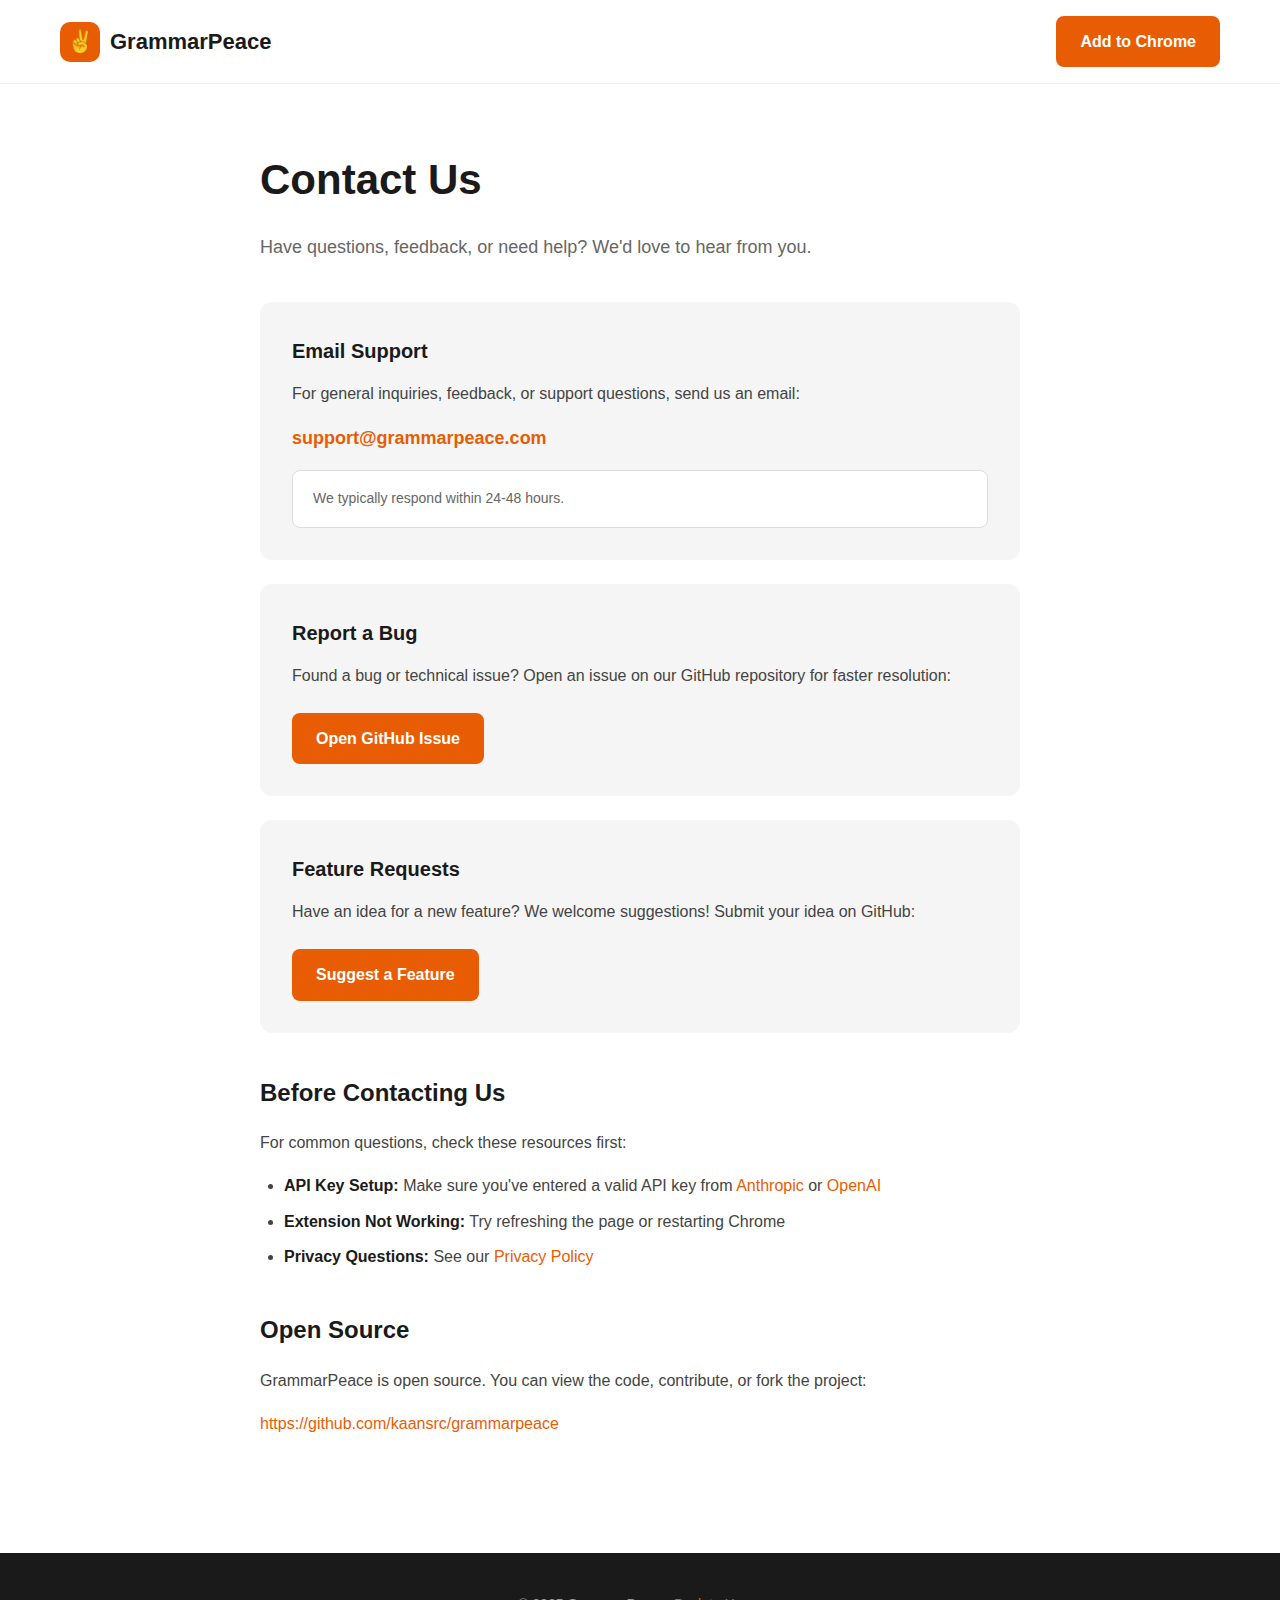
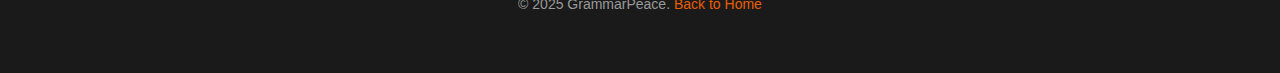
<file: docs/contact.html>
<!DOCTYPE html>
<html lang="en">
<head>
    <meta charset="UTF-8">
    <meta name="viewport" content="width=device-width, initial-scale=1.0">
    <title>Contact Us - GrammarPeace</title>
    <meta name="description" content="Contact the GrammarPeace team. Get support, report bugs, or send feedback.">
    <link rel="icon" href="data:image/svg+xml,<svg xmlns='http://www.w3.org/2000/svg' viewBox='0 0 100 100'><text y='.9em' font-size='90'>✌️</text></svg>">
    <style>
        * {
            margin: 0;
            padding: 0;
            box-sizing: border-box;
        }

        :root {
            --orange: #e85d04;
            --orange-dark: #d45303;
            --dark: #1a1a1a;
            --white: #ffffff;
            --gray: #f5f5f5;
            --text-muted: #666;
        }

        body {
            font-family: -apple-system, BlinkMacSystemFont, 'Segoe UI', Roboto, sans-serif;
            background: var(--white);
            color: var(--dark);
            line-height: 1.7;
        }

        .container {
            max-width: 800px;
            margin: 0 auto;
            padding: 0 20px;
        }

        /* Header */
        header {
            background: var(--white);
            border-bottom: 1px solid #eee;
            padding: 16px 0;
            position: sticky;
            top: 0;
            z-index: 100;
        }

        nav {
            display: flex;
            justify-content: space-between;
            align-items: center;
            max-width: 1200px;
            margin: 0 auto;
            padding: 0 20px;
        }

        .logo {
            display: flex;
            align-items: center;
            gap: 10px;
            text-decoration: none;
            color: var(--dark);
        }

        .logo-icon {
            width: 40px;
            height: 40px;
            background: var(--orange);
            border-radius: 10px;
            display: flex;
            align-items: center;
            justify-content: center;
            font-size: 22px;
        }

        .logo-text {
            font-size: 22px;
            font-weight: 700;
        }

        .btn {
            display: inline-flex;
            align-items: center;
            gap: 8px;
            padding: 12px 24px;
            border-radius: 8px;
            font-weight: 600;
            text-decoration: none;
            transition: all 0.2s;
            background: var(--orange);
            color: var(--white);
        }

        .btn:hover {
            background: var(--orange-dark);
        }

        /* Content */
        .content {
            padding: 60px 0 100px;
        }

        h1 {
            font-size: 42px;
            font-weight: 800;
            margin-bottom: 16px;
        }

        .subtitle {
            color: var(--text-muted);
            margin-bottom: 40px;
            font-size: 18px;
        }

        h2 {
            font-size: 24px;
            font-weight: 700;
            margin-top: 40px;
            margin-bottom: 16px;
            color: var(--dark);
        }

        p {
            margin-bottom: 16px;
            color: #444;
        }

        strong {
            color: var(--dark);
        }

        a {
            color: var(--orange);
            text-decoration: none;
        }

        a:hover {
            text-decoration: underline;
        }

        .contact-card {
            background: var(--gray);
            border-radius: 12px;
            padding: 32px;
            margin: 24px 0;
        }

        .contact-card h3 {
            font-size: 20px;
            margin-bottom: 12px;
            display: flex;
            align-items: center;
            gap: 10px;
        }

        .contact-card p {
            margin-bottom: 16px;
        }

        .contact-card .btn {
            margin-top: 8px;
        }

        .email-link {
            display: inline-flex;
            align-items: center;
            gap: 8px;
            font-size: 18px;
            font-weight: 600;
            color: var(--orange);
        }

        .response-time {
            background: var(--white);
            border: 1px solid #ddd;
            border-radius: 8px;
            padding: 16px 20px;
            margin-top: 16px;
            font-size: 14px;
            color: var(--text-muted);
        }

        /* Footer */
        footer {
            background: var(--dark);
            color: var(--white);
            padding: 40px 0;
            text-align: center;
        }

        footer p {
            color: #999;
            font-size: 14px;
        }

        footer a {
            color: var(--orange);
        }

        @media (max-width: 768px) {
            h1 {
                font-size: 32px;
            }

            h2 {
                font-size: 20px;
            }

            .contact-card {
                padding: 24px;
            }
        }
    </style>
</head>
<body>
    <header>
        <nav>
            <a href="/" class="logo">
                <div class="logo-icon">✌️</div>
                <span class="logo-text">GrammarPeace</span>
            </a>
            <a href="https://chromewebstore.google.com/detail/grammarpeace" class="btn">Add to Chrome</a>
        </nav>
    </header>

    <main class="content">
        <div class="container">
            <h1>Contact Us</h1>
            <p class="subtitle">Have questions, feedback, or need help? We'd love to hear from you.</p>

            <div class="contact-card">
                <h3>Email Support</h3>
                <p>For general inquiries, feedback, or support questions, send us an email:</p>
                <a href="mailto:support@grammarpeace.com" class="email-link">
                    support@grammarpeace.com
                </a>
                <div class="response-time">
                    We typically respond within 24-48 hours.
                </div>
            </div>

            <div class="contact-card">
                <h3>Report a Bug</h3>
                <p>Found a bug or technical issue? Open an issue on our GitHub repository for faster resolution:</p>
                <a href="https://github.com/kaansrc/grammarpeace/issues" target="_blank" class="btn">
                    Open GitHub Issue
                </a>
            </div>

            <div class="contact-card">
                <h3>Feature Requests</h3>
                <p>Have an idea for a new feature? We welcome suggestions! Submit your idea on GitHub:</p>
                <a href="https://github.com/kaansrc/grammarpeace/issues" target="_blank" class="btn">
                    Suggest a Feature
                </a>
            </div>

            <h2>Before Contacting Us</h2>
            <p>For common questions, check these resources first:</p>
            <ul style="padding-left: 24px; margin-bottom: 16px;">
                <li style="margin-bottom: 8px; color: #444;"><strong>API Key Setup:</strong> Make sure you've entered a valid API key from <a href="https://console.anthropic.com/" target="_blank">Anthropic</a> or <a href="https://platform.openai.com/" target="_blank">OpenAI</a></li>
                <li style="margin-bottom: 8px; color: #444;"><strong>Extension Not Working:</strong> Try refreshing the page or restarting Chrome</li>
                <li style="margin-bottom: 8px; color: #444;"><strong>Privacy Questions:</strong> See our <a href="/privacy.html">Privacy Policy</a></li>
            </ul>

            <h2>Open Source</h2>
            <p>GrammarPeace is open source. You can view the code, contribute, or fork the project:</p>
            <p><a href="https://github.com/kaansrc/grammarpeace" target="_blank">https://github.com/kaansrc/grammarpeace</a></p>
        </div>
    </main>

    <footer>
        <div class="container">
            <p>&copy; 2025 GrammarPeace. <a href="/">Back to Home</a></p>
        </div>
    </footer>
</body>
</html>
</file>
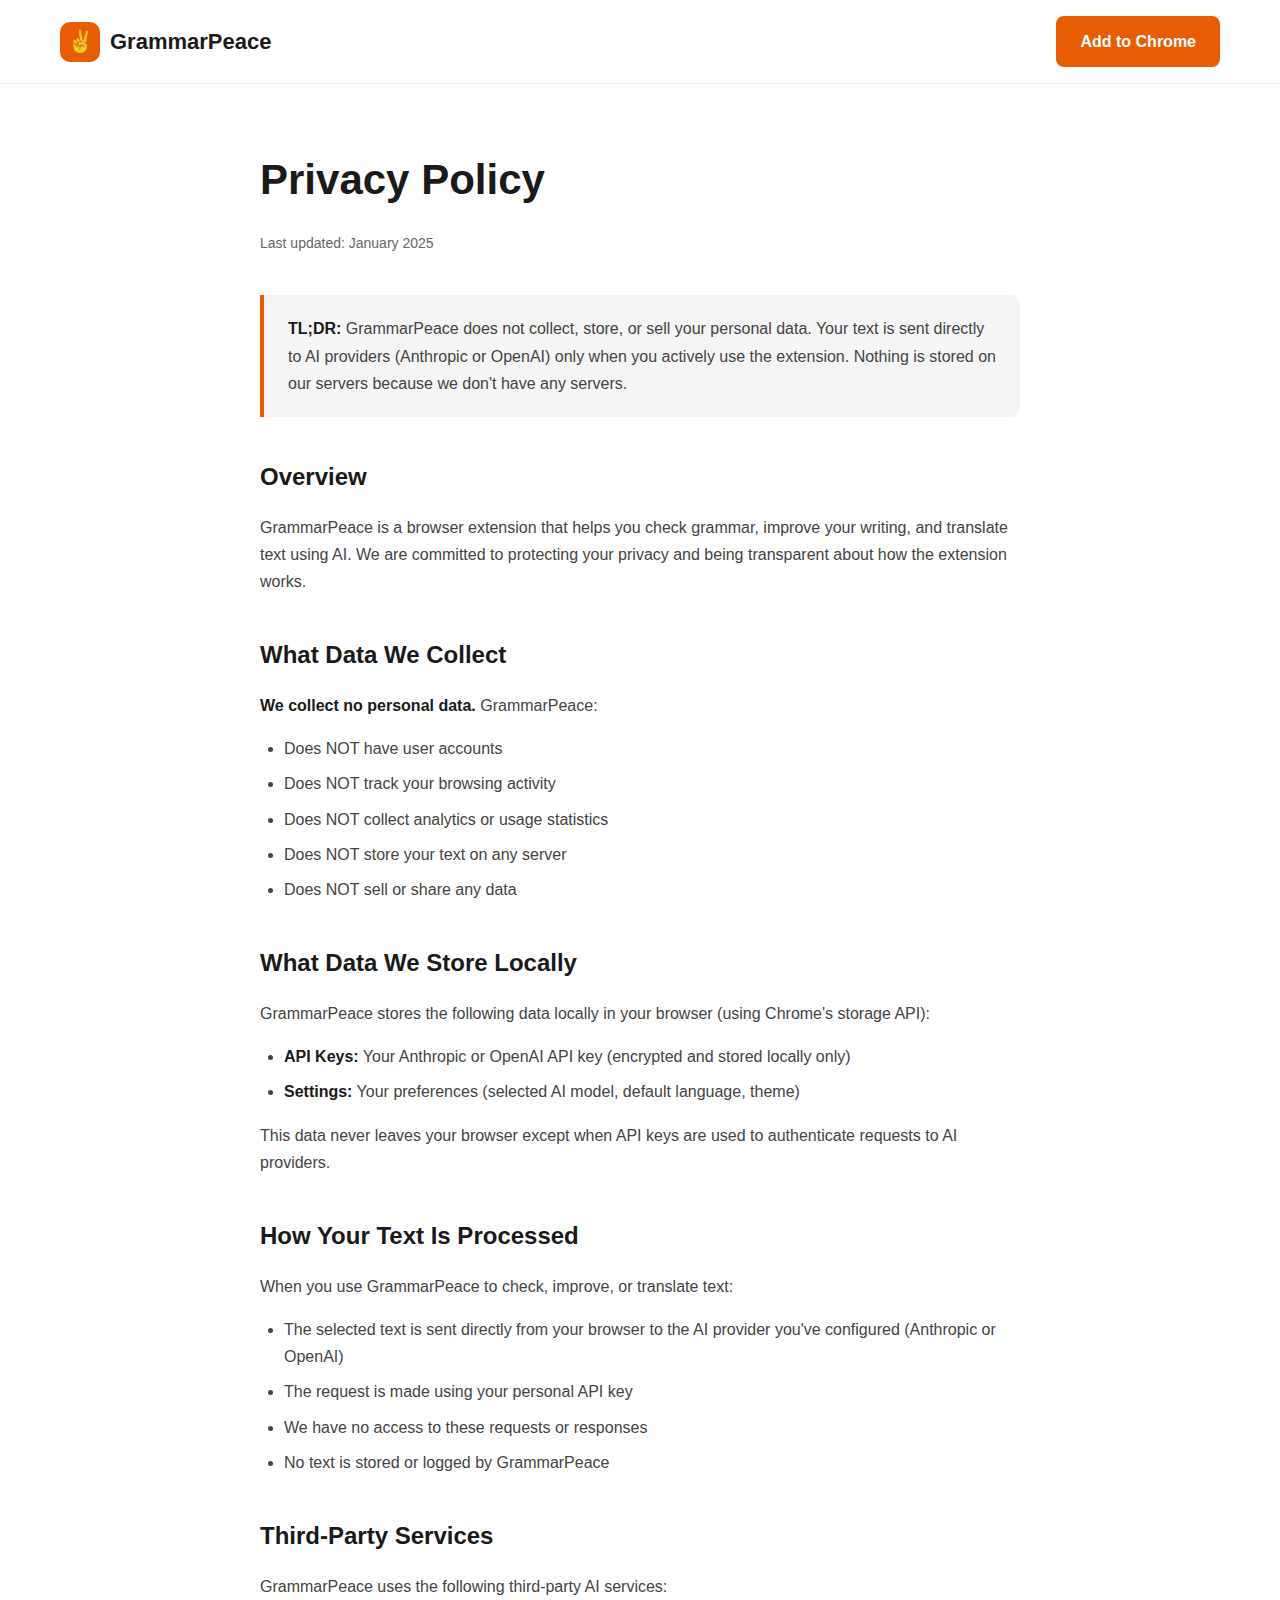
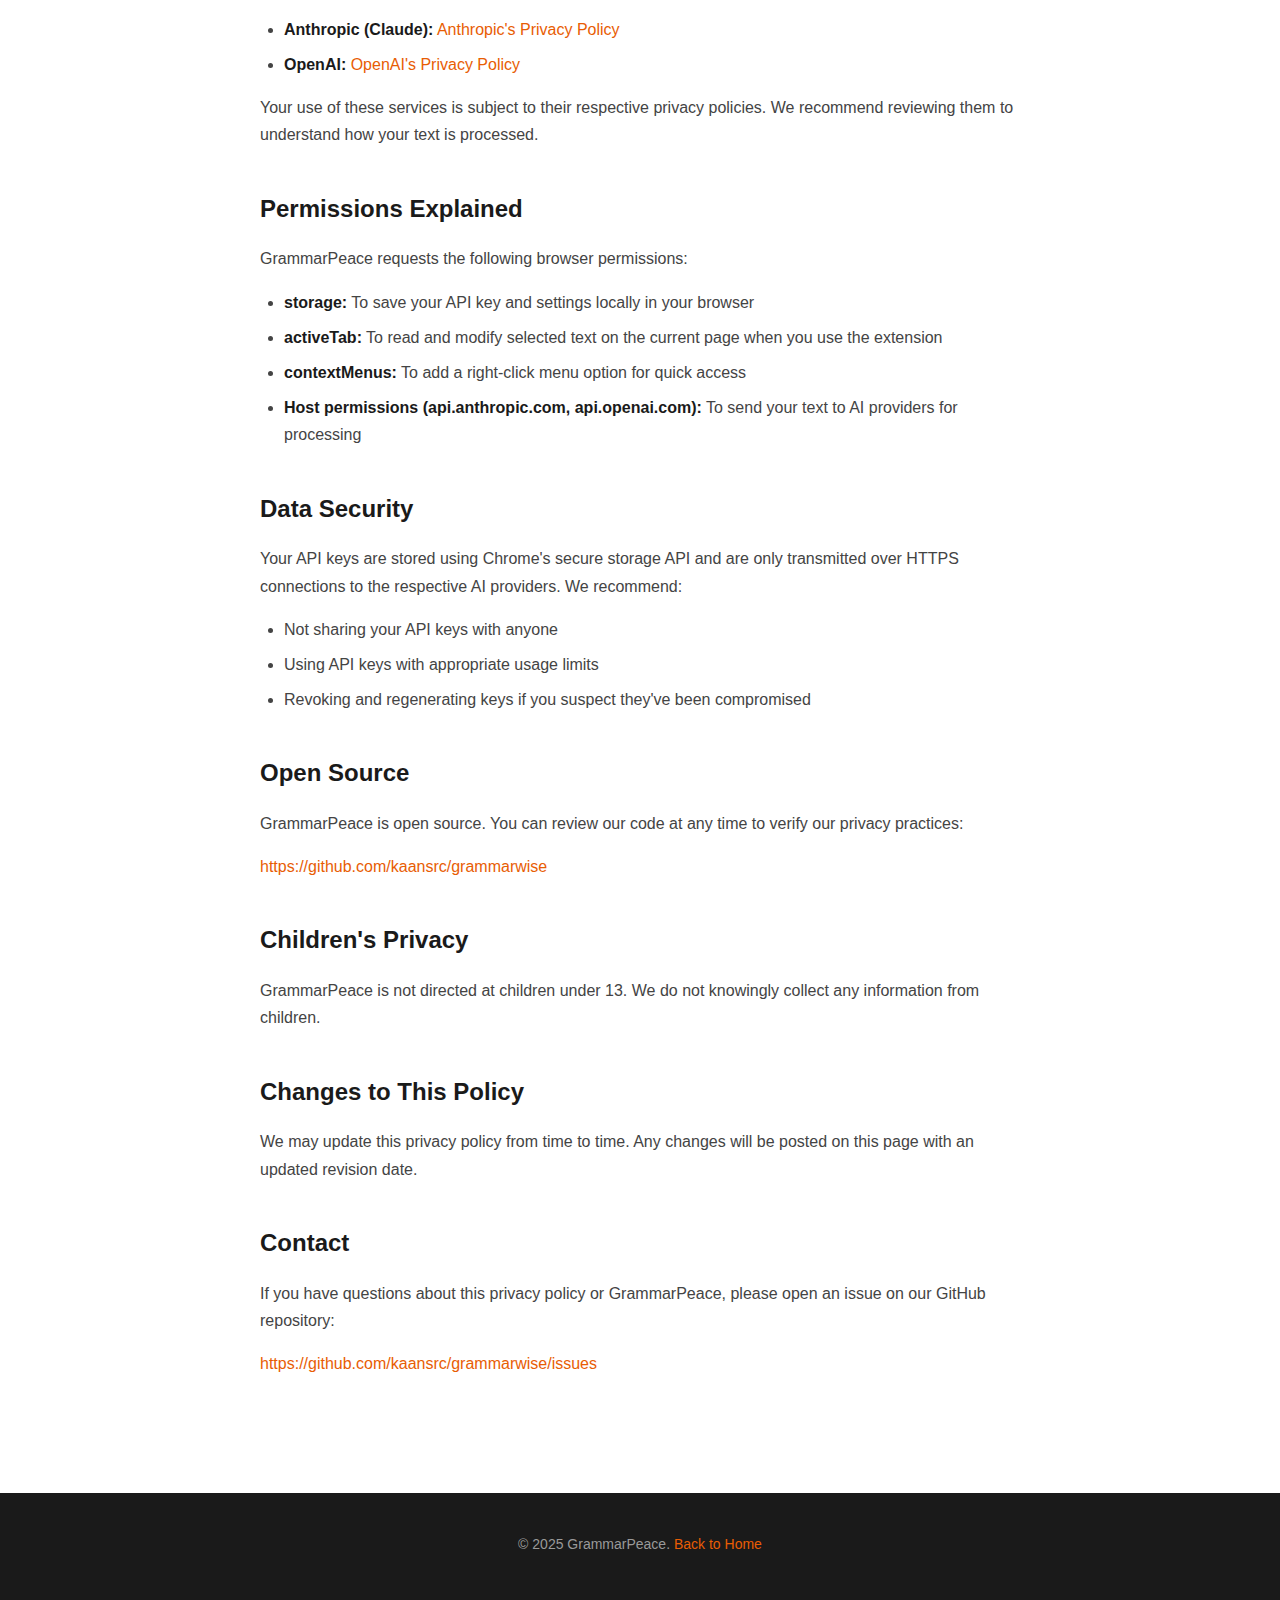
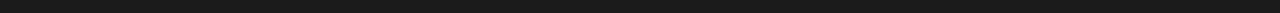
<file: docs/privacy.html>
<!DOCTYPE html>
<html lang="en">
<head>
    <meta charset="UTF-8">
    <meta name="viewport" content="width=device-width, initial-scale=1.0">
    <title>Privacy Policy - GrammarPeace</title>
    <meta name="description" content="GrammarPeace privacy policy. Learn how we protect your data and respect your privacy.">
    <link rel="icon" href="data:image/svg+xml,<svg xmlns='http://www.w3.org/2000/svg' viewBox='0 0 100 100'><text y='.9em' font-size='90'>✌️</text></svg>">
    <style>
        * {
            margin: 0;
            padding: 0;
            box-sizing: border-box;
        }

        :root {
            --orange: #e85d04;
            --orange-dark: #d45303;
            --dark: #1a1a1a;
            --white: #ffffff;
            --gray: #f5f5f5;
            --text-muted: #666;
        }

        body {
            font-family: -apple-system, BlinkMacSystemFont, 'Segoe UI', Roboto, sans-serif;
            background: var(--white);
            color: var(--dark);
            line-height: 1.7;
        }

        .container {
            max-width: 800px;
            margin: 0 auto;
            padding: 0 20px;
        }

        /* Header */
        header {
            background: var(--white);
            border-bottom: 1px solid #eee;
            padding: 16px 0;
            position: sticky;
            top: 0;
            z-index: 100;
        }

        nav {
            display: flex;
            justify-content: space-between;
            align-items: center;
            max-width: 1200px;
            margin: 0 auto;
            padding: 0 20px;
        }

        .logo {
            display: flex;
            align-items: center;
            gap: 10px;
            text-decoration: none;
            color: var(--dark);
        }

        .logo-icon {
            width: 40px;
            height: 40px;
            background: var(--orange);
            border-radius: 10px;
            display: flex;
            align-items: center;
            justify-content: center;
            font-size: 22px;
        }

        .logo-text {
            font-size: 22px;
            font-weight: 700;
        }

        .btn {
            display: inline-flex;
            align-items: center;
            gap: 8px;
            padding: 12px 24px;
            border-radius: 8px;
            font-weight: 600;
            text-decoration: none;
            transition: all 0.2s;
            background: var(--orange);
            color: var(--white);
        }

        .btn:hover {
            background: var(--orange-dark);
        }

        /* Content */
        .content {
            padding: 60px 0 100px;
        }

        h1 {
            font-size: 42px;
            font-weight: 800;
            margin-bottom: 16px;
        }

        .last-updated {
            color: var(--text-muted);
            margin-bottom: 40px;
            font-size: 14px;
        }

        h2 {
            font-size: 24px;
            font-weight: 700;
            margin-top: 40px;
            margin-bottom: 16px;
            color: var(--dark);
        }

        p {
            margin-bottom: 16px;
            color: #444;
        }

        ul {
            margin-bottom: 16px;
            padding-left: 24px;
        }

        li {
            margin-bottom: 8px;
            color: #444;
        }

        strong {
            color: var(--dark);
        }

        .highlight-box {
            background: var(--gray);
            border-left: 4px solid var(--orange);
            padding: 20px 24px;
            margin: 24px 0;
            border-radius: 0 8px 8px 0;
        }

        .highlight-box p {
            margin-bottom: 0;
        }

        a {
            color: var(--orange);
            text-decoration: none;
        }

        a:hover {
            text-decoration: underline;
        }

        /* Footer */
        footer {
            background: var(--dark);
            color: var(--white);
            padding: 40px 0;
            text-align: center;
        }

        footer p {
            color: #999;
            font-size: 14px;
        }

        footer a {
            color: var(--orange);
        }

        @media (max-width: 768px) {
            h1 {
                font-size: 32px;
            }

            h2 {
                font-size: 20px;
            }
        }
    </style>
</head>
<body>
    <header>
        <nav>
            <a href="/" class="logo">
                <div class="logo-icon">✌️</div>
                <span class="logo-text">GrammarPeace</span>
            </a>
            <a href="https://chromewebstore.google.com/detail/grammarpeace" class="btn">Add to Chrome</a>
        </nav>
    </header>

    <main class="content">
        <div class="container">
            <h1>Privacy Policy</h1>
            <p class="last-updated">Last updated: January 2025</p>

            <div class="highlight-box">
                <p><strong>TL;DR:</strong> GrammarPeace does not collect, store, or sell your personal data. Your text is sent directly to AI providers (Anthropic or OpenAI) only when you actively use the extension. Nothing is stored on our servers because we don't have any servers.</p>
            </div>

            <h2>Overview</h2>
            <p>GrammarPeace is a browser extension that helps you check grammar, improve your writing, and translate text using AI. We are committed to protecting your privacy and being transparent about how the extension works.</p>

            <h2>What Data We Collect</h2>
            <p><strong>We collect no personal data.</strong> GrammarPeace:</p>
            <ul>
                <li>Does NOT have user accounts</li>
                <li>Does NOT track your browsing activity</li>
                <li>Does NOT collect analytics or usage statistics</li>
                <li>Does NOT store your text on any server</li>
                <li>Does NOT sell or share any data</li>
            </ul>

            <h2>What Data We Store Locally</h2>
            <p>GrammarPeace stores the following data locally in your browser (using Chrome's storage API):</p>
            <ul>
                <li><strong>API Keys:</strong> Your Anthropic or OpenAI API key (encrypted and stored locally only)</li>
                <li><strong>Settings:</strong> Your preferences (selected AI model, default language, theme)</li>
            </ul>
            <p>This data never leaves your browser except when API keys are used to authenticate requests to AI providers.</p>

            <h2>How Your Text Is Processed</h2>
            <p>When you use GrammarPeace to check, improve, or translate text:</p>
            <ul>
                <li>The selected text is sent directly from your browser to the AI provider you've configured (Anthropic or OpenAI)</li>
                <li>The request is made using your personal API key</li>
                <li>We have no access to these requests or responses</li>
                <li>No text is stored or logged by GrammarPeace</li>
            </ul>

            <h2>Third-Party Services</h2>
            <p>GrammarPeace uses the following third-party AI services:</p>
            <ul>
                <li><strong>Anthropic (Claude):</strong> <a href="https://www.anthropic.com/privacy" target="_blank">Anthropic's Privacy Policy</a></li>
                <li><strong>OpenAI:</strong> <a href="https://openai.com/privacy" target="_blank">OpenAI's Privacy Policy</a></li>
            </ul>
            <p>Your use of these services is subject to their respective privacy policies. We recommend reviewing them to understand how your text is processed.</p>

            <h2>Permissions Explained</h2>
            <p>GrammarPeace requests the following browser permissions:</p>
            <ul>
                <li><strong>storage:</strong> To save your API key and settings locally in your browser</li>
                <li><strong>activeTab:</strong> To read and modify selected text on the current page when you use the extension</li>
                <li><strong>contextMenus:</strong> To add a right-click menu option for quick access</li>
                <li><strong>Host permissions (api.anthropic.com, api.openai.com):</strong> To send your text to AI providers for processing</li>
            </ul>

            <h2>Data Security</h2>
            <p>Your API keys are stored using Chrome's secure storage API and are only transmitted over HTTPS connections to the respective AI providers. We recommend:</p>
            <ul>
                <li>Not sharing your API keys with anyone</li>
                <li>Using API keys with appropriate usage limits</li>
                <li>Revoking and regenerating keys if you suspect they've been compromised</li>
            </ul>

            <h2>Open Source</h2>
            <p>GrammarPeace is open source. You can review our code at any time to verify our privacy practices:</p>
            <p><a href="https://github.com/kaansrc/grammarwise" target="_blank">https://github.com/kaansrc/grammarwise</a></p>

            <h2>Children's Privacy</h2>
            <p>GrammarPeace is not directed at children under 13. We do not knowingly collect any information from children.</p>

            <h2>Changes to This Policy</h2>
            <p>We may update this privacy policy from time to time. Any changes will be posted on this page with an updated revision date.</p>

            <h2>Contact</h2>
            <p>If you have questions about this privacy policy or GrammarPeace, please open an issue on our GitHub repository:</p>
            <p><a href="https://github.com/kaansrc/grammarwise/issues" target="_blank">https://github.com/kaansrc/grammarwise/issues</a></p>
        </div>
    </main>

    <footer>
        <div class="container">
            <p>&copy; 2025 GrammarPeace. <a href="/">Back to Home</a></p>
        </div>
    </footer>
</body>
</html>
</file>
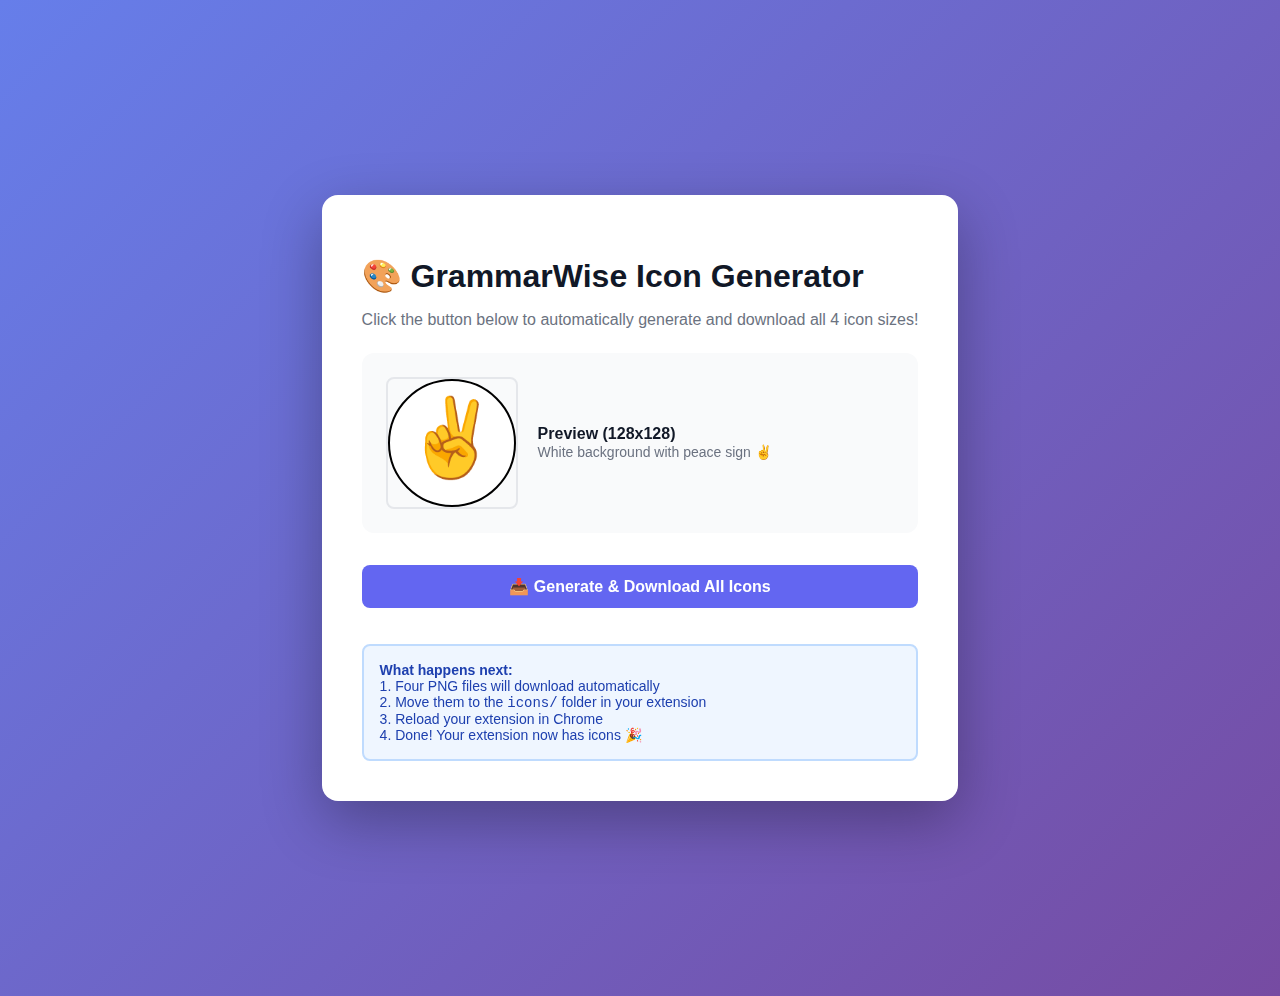
<file: icons/icon-generator.html>
<!DOCTYPE html>
<html lang="en">
<head>
  <meta charset="UTF-8">
  <meta name="viewport" content="width=device-width, initial-scale=1.0">
  <title>GrammarWise Icon Generator</title>
  <style>
    body {
      font-family: -apple-system, BlinkMacSystemFont, 'Segoe UI', Roboto, sans-serif;
      background: linear-gradient(135deg, #667eea 0%, #764ba2 100%);
      min-height: 100vh;
      padding: 40px 20px;
      display: flex;
      align-items: center;
      justify-content: center;
    }
    .container {
      background: white;
      border-radius: 16px;
      padding: 40px;
      max-width: 600px;
      box-shadow: 0 20px 60px rgba(0, 0, 0, 0.3);
    }
    h1 {
      color: #111827;
      margin-bottom: 12px;
    }
    p {
      color: #6b7280;
      margin-bottom: 24px;
    }
    .preview {
      display: flex;
      gap: 20px;
      align-items: center;
      margin-bottom: 32px;
      padding: 24px;
      background: #f9fafb;
      border-radius: 12px;
    }
    canvas {
      border: 2px solid #e5e7eb;
      border-radius: 8px;
    }
    button {
      background: #6366f1;
      color: white;
      border: none;
      padding: 12px 24px;
      border-radius: 8px;
      font-size: 16px;
      font-weight: 600;
      cursor: pointer;
      width: 100%;
      margin-bottom: 12px;
      transition: all 0.2s;
    }
    button:hover {
      background: #4f46e5;
      transform: translateY(-1px);
    }
    .success {
      background: #d1fae5;
      color: #065f46;
      padding: 12px;
      border-radius: 8px;
      margin-top: 16px;
      display: none;
      text-align: center;
      font-weight: 600;
    }
    .info {
      background: #eff6ff;
      border: 2px solid #bfdbfe;
      padding: 16px;
      border-radius: 8px;
      margin-top: 24px;
      font-size: 14px;
      color: #1e40af;
    }
  </style>
</head>
<body>
  <div class="container">
    <h1>🎨 GrammarWise Icon Generator</h1>
    <p>Click the button below to automatically generate and download all 4 icon sizes!</p>

    <div class="preview">
      <canvas id="preview128" width="128" height="128"></canvas>
      <div>
        <strong style="color: #111827;">Preview (128x128)</strong><br>
        <span style="color: #6b7280; font-size: 14px;">White background with peace sign ✌️</span>
      </div>
    </div>

    <button onclick="generateAllIcons()">📥 Generate & Download All Icons</button>

    <div class="success" id="success">
      ✅ All icons generated! Check your downloads folder for:<br>
      icon16.png, icon32.png, icon48.png, icon128.png
    </div>

    <div class="info">
      <strong>What happens next:</strong><br>
      1. Four PNG files will download automatically<br>
      2. Move them to the <code>icons/</code> folder in your extension<br>
      3. Reload your extension in Chrome<br>
      4. Done! Your extension now has icons 🎉
    </div>
  </div>

  <script>
    // Draw icon on canvas
    function drawIcon(canvas, size) {
      const ctx = canvas.getContext('2d');
      const borderWidth = 2; // 2px border like the button
      const radius = size / 2;
      const innerRadius = radius - (borderWidth / 2);

      // Draw white circular background
      ctx.fillStyle = 'white';
      ctx.beginPath();
      ctx.arc(radius, radius, radius, 0, Math.PI * 2);
      ctx.fill();

      // Draw black border (2px like the button)
      ctx.strokeStyle = 'black';
      ctx.lineWidth = borderWidth;
      ctx.beginPath();
      ctx.arc(radius, radius, innerRadius, 0, Math.PI * 2);
      ctx.stroke();

      // Draw peace sign emoji ✌️ centered
      ctx.font = `${size * 0.6}px Arial`;
      ctx.textAlign = 'center';
      ctx.textBaseline = 'middle';
      ctx.fillStyle = 'black';
      ctx.fillText('✌️', radius, radius);
    }

    // Generate preview
    const preview = document.getElementById('preview128');
    drawIcon(preview, 128);

    // Download function
    function downloadCanvas(canvas, filename) {
      const link = document.createElement('a');
      link.download = filename;
      link.href = canvas.toDataURL('image/png');
      link.click();
    }

    // Generate all icons
    function generateAllIcons() {
      const sizes = [
        { size: 16, filename: 'icon16.png' },
        { size: 32, filename: 'icon32.png' },
        { size: 48, filename: 'icon48.png' },
        { size: 128, filename: 'icon128.png' }
      ];

      sizes.forEach(({ size, filename }, index) => {
        setTimeout(() => {
          const canvas = document.createElement('canvas');
          canvas.width = size;
          canvas.height = size;
          drawIcon(canvas, size);
          downloadCanvas(canvas, filename);

          if (index === sizes.length - 1) {
            document.getElementById('success').style.display = 'block';
          }
        }, index * 500); // Delay each download by 500ms
      });
    }

    // Polyfill for roundRect (for older browsers)
    if (!CanvasRenderingContext2D.prototype.roundRect) {
      CanvasRenderingContext2D.prototype.roundRect = function(x, y, width, height, radius) {
        this.moveTo(x + radius, y);
        this.lineTo(x + width - radius, y);
        this.quadraticCurveTo(x + width, y, x + width, y + radius);
        this.lineTo(x + width, y + height - radius);
        this.quadraticCurveTo(x + width, y + height, x + width - radius, y + height);
        this.lineTo(x + radius, y + height);
        this.quadraticCurveTo(x, y + height, x, y + height - radius);
        this.lineTo(x, y + radius);
        this.quadraticCurveTo(x, y, x + radius, y);
        this.closePath();
      };
    }
  </script>
</body>
</html>
</file>
